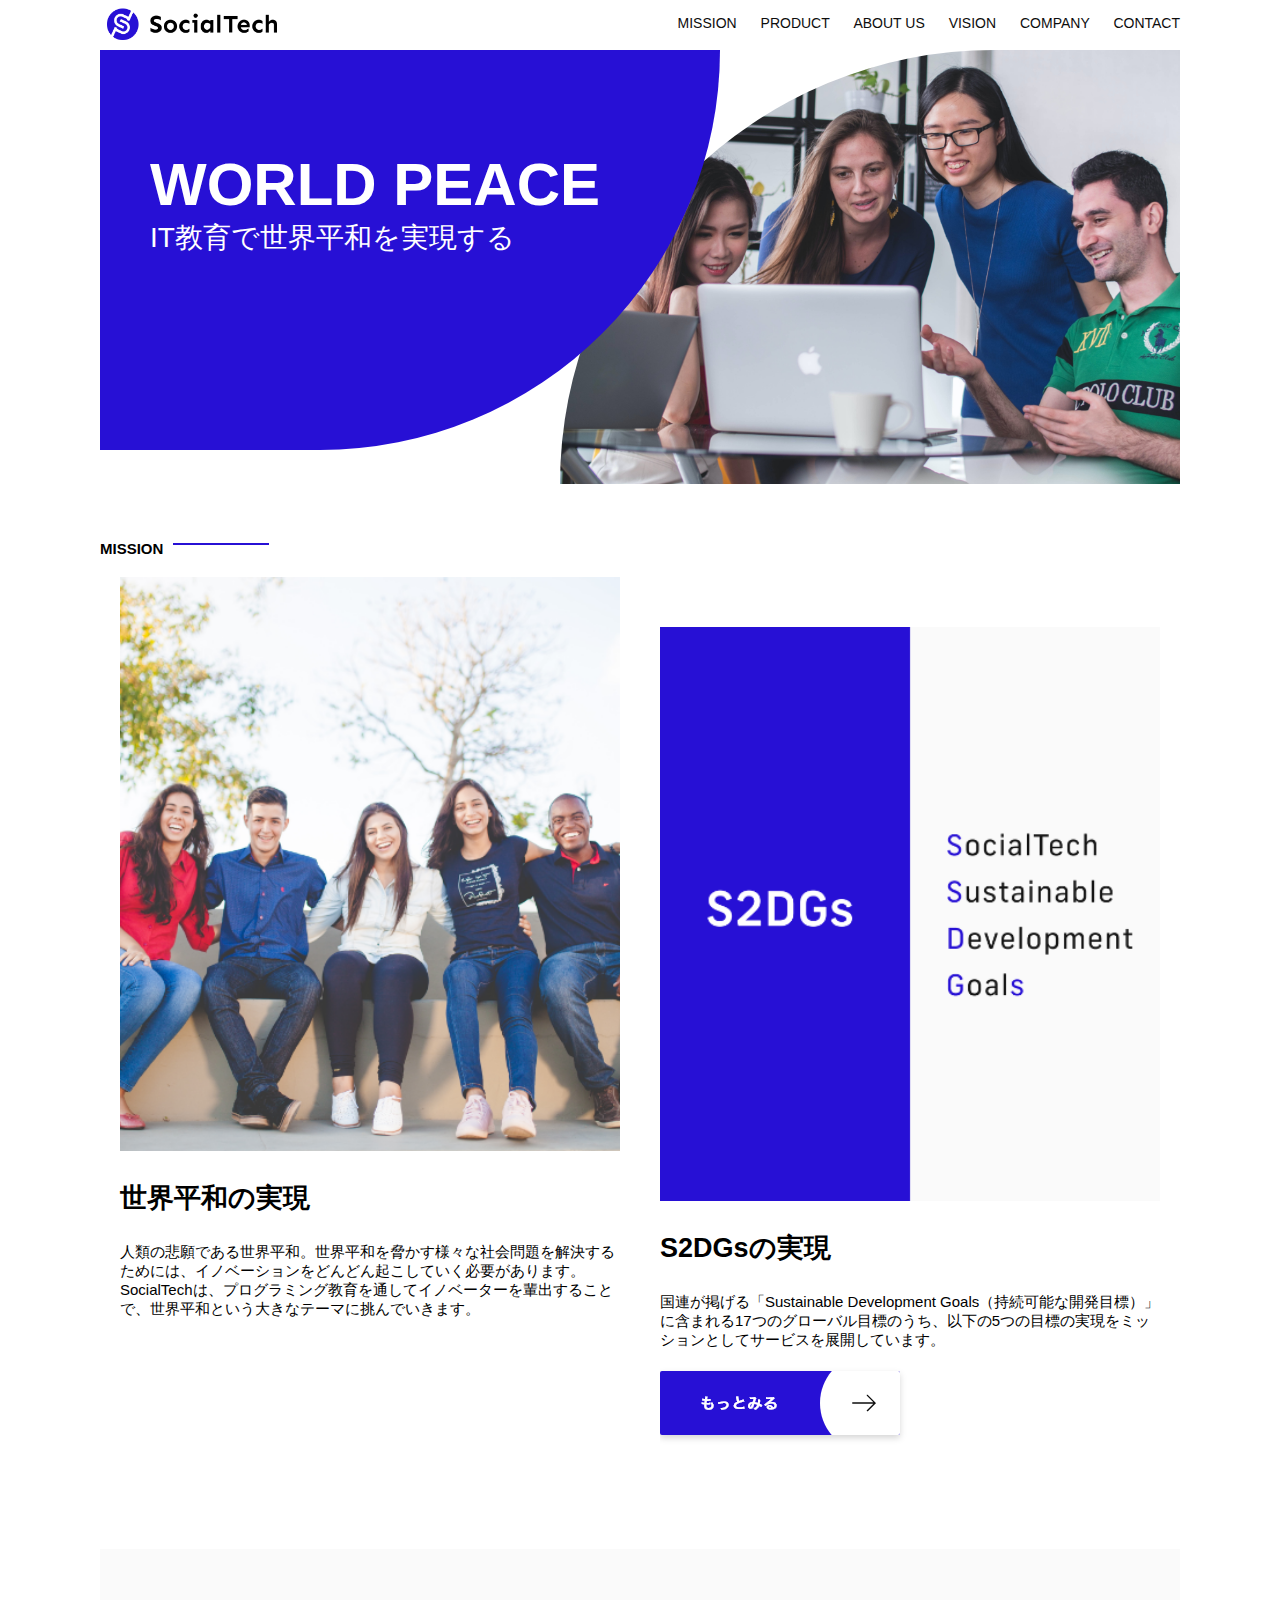
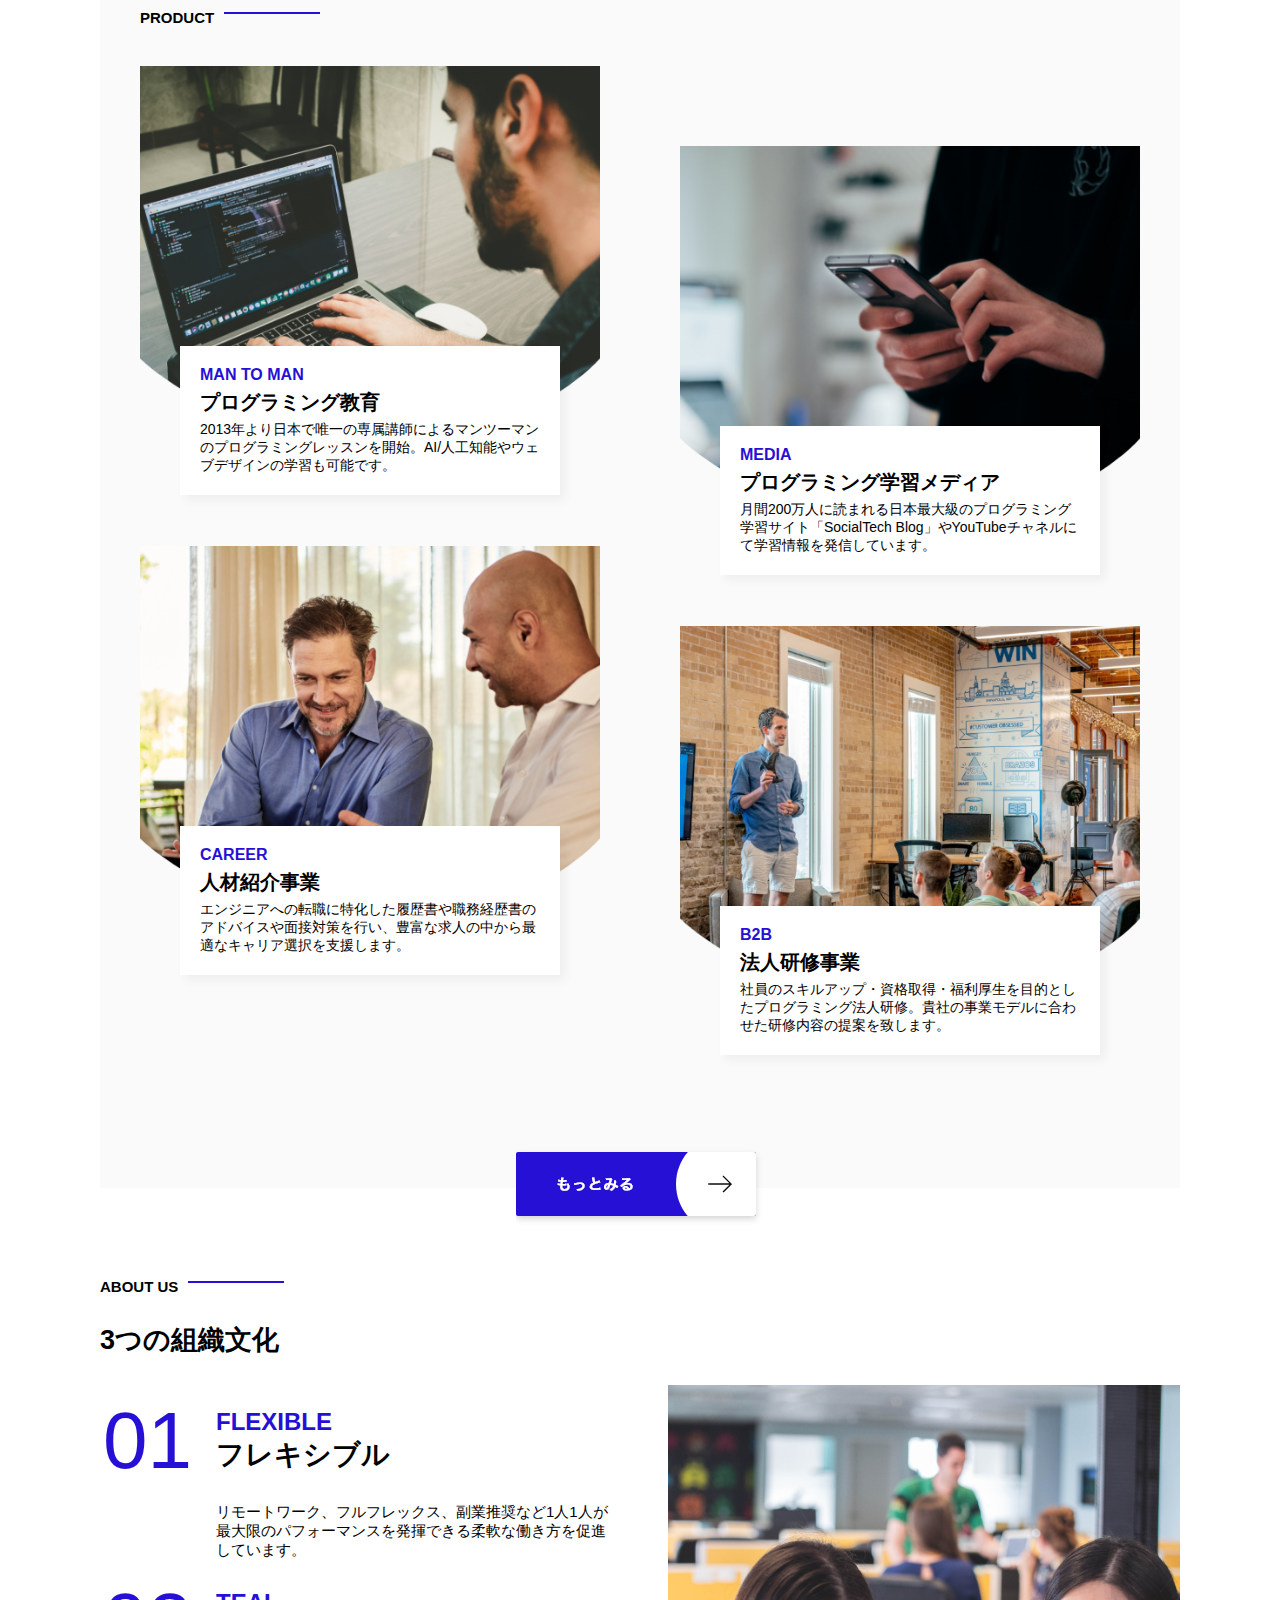
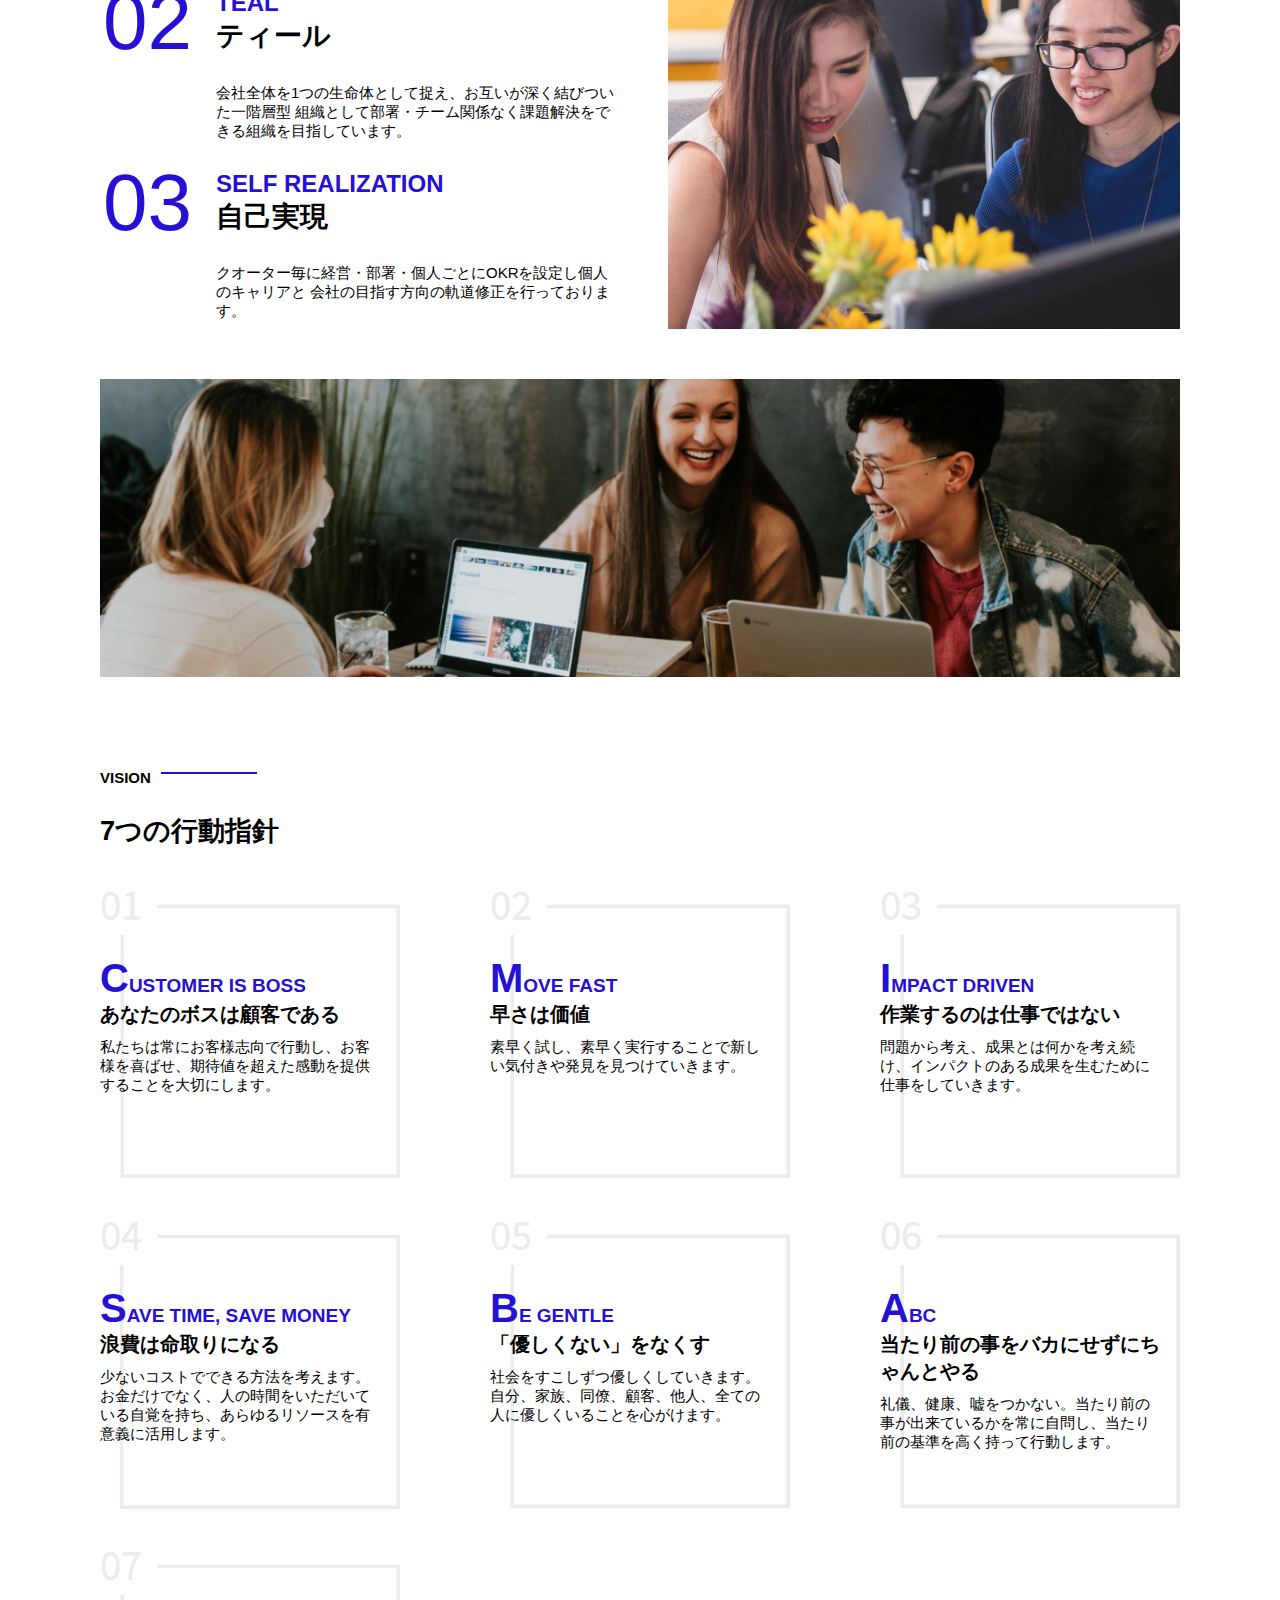
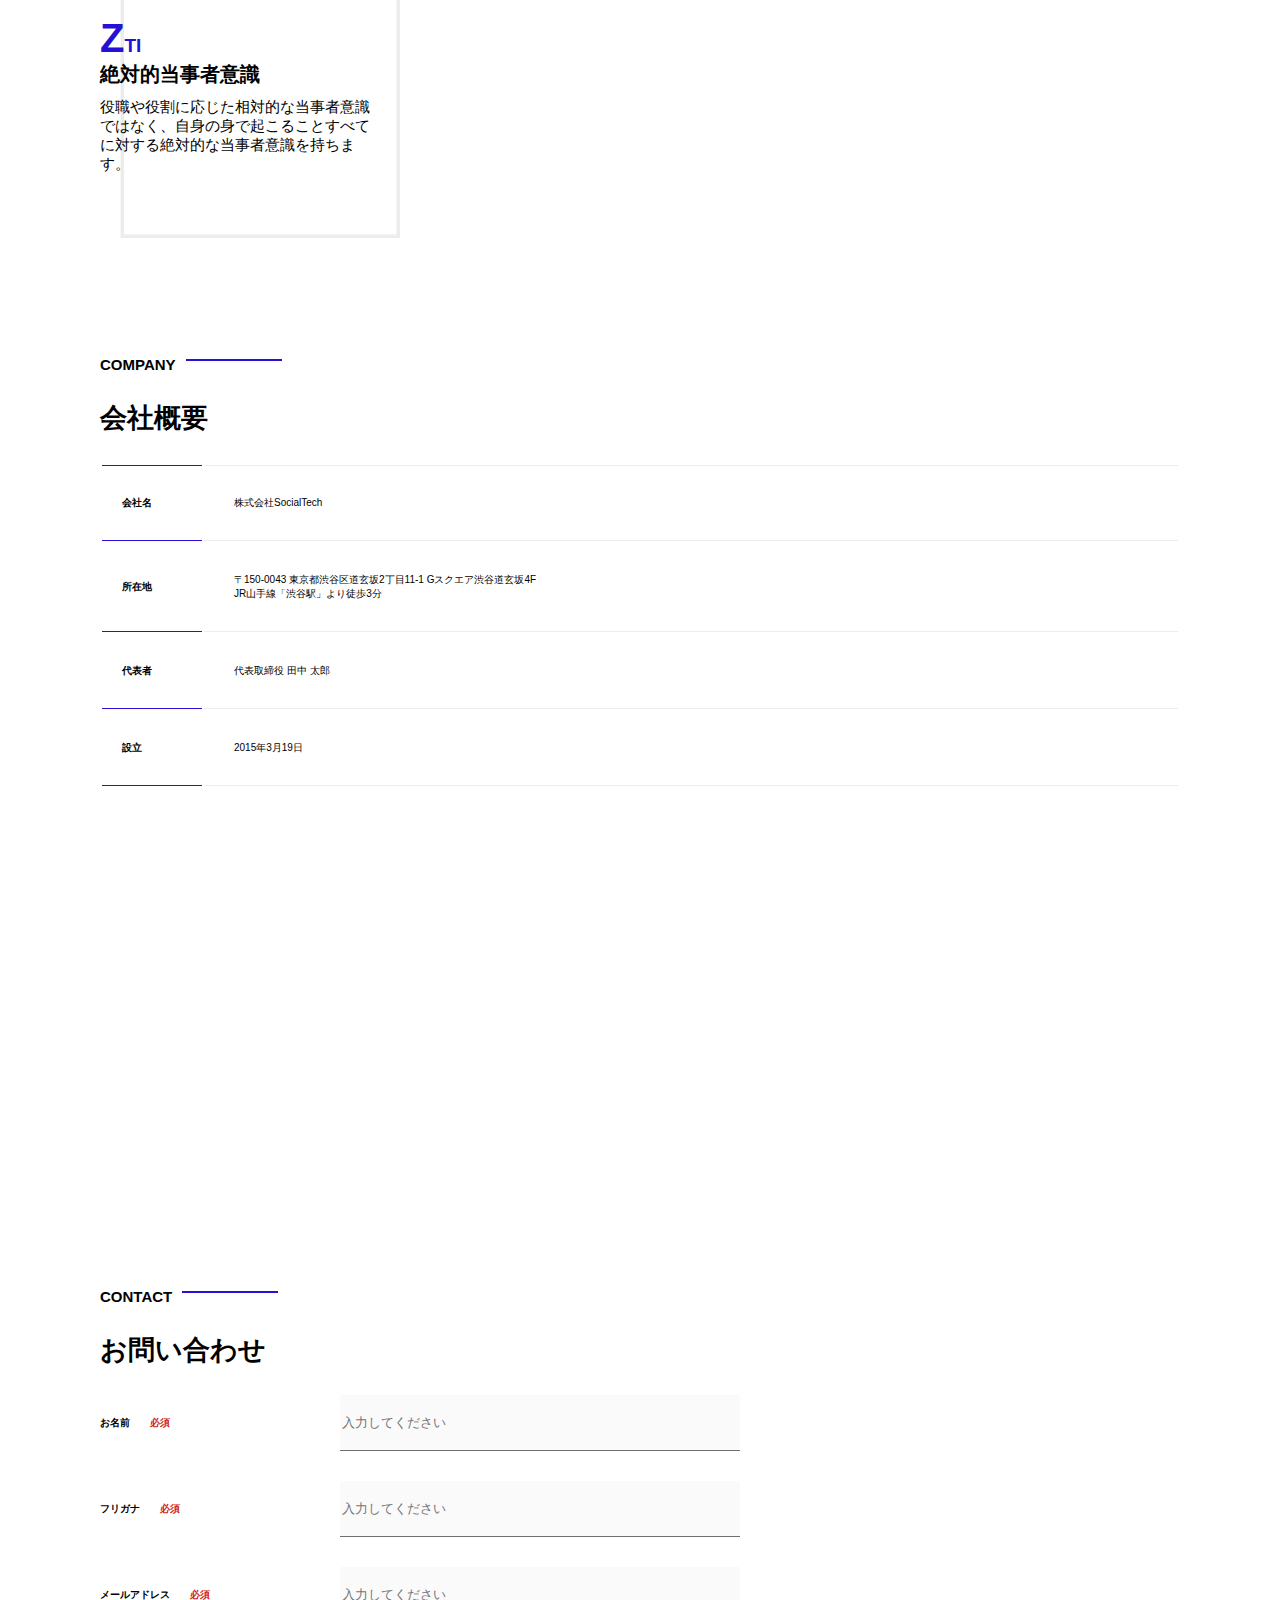
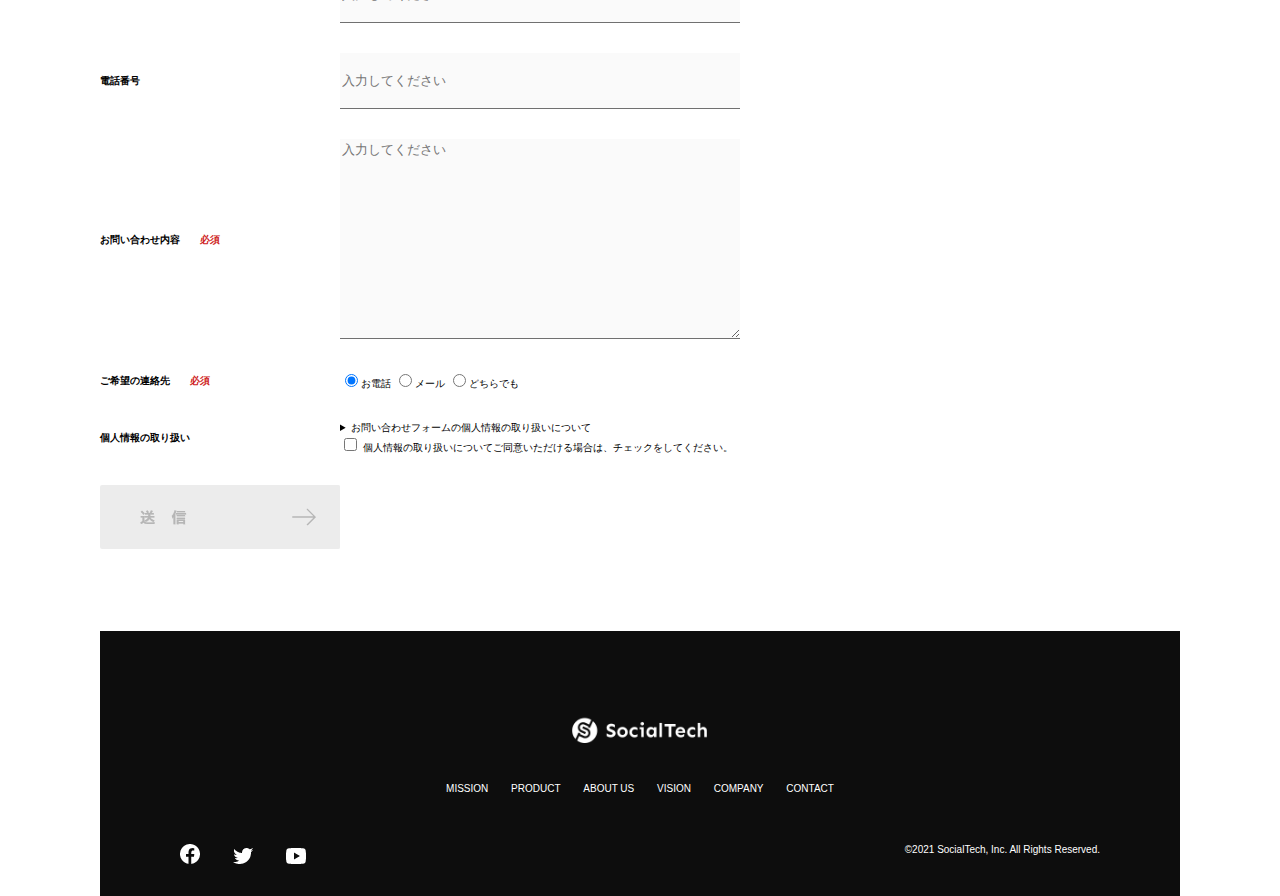
<file: index.html>
<!DOCTYPE html>
<html>

<head>
    <title>SocialTech </title>
    <meta charset="utf-8">
    <meta name="description" content="SocialTechはEdTech業界のリーディングカンパニーを目指します。">
    <meta name="viewport" content="width=device-width, initial-scale=1.0">
    <!-- Twitterカード -->
    <meta name="twitter:card" content="summary">
     <meta name="twitter:site" content="@2kcuBKHqtH36348">
     <meta property="og:url" content="https://yurinaaa-max.github.io/socialtech/">
     <meta property="og:title" content="SocialTech">
     <meta property="og:description" content="SocialTech">
     <meta property="og:image" content="https://yurinaaa-max.github.io/socialtech/images/logo.png">
    
    <link rel="stylesheet" href="style.css">
</head>

<body>
    <!-- ヘッダー -->
    <header>
        <!-- ロゴ -->
        <a href="index.html" id="logo"><img src="images/logo.png" alt="トップページに戻る"></a>

        <!-- PC用ナビゲーション -->
        <nav id="nav-pc">
            <a href="mission.html">MISSION</a>
            <a href="product.html">PRODUCT</a>
            <a href="index.html#aboutus">ABOUT US</a>
            <a href="index.html#vision">VISION</a>
            <a href="index.html#company">COMPANY</a>
            <a href="index.html#contact">CONTACT</a>
        </nav>

        <!-- スマホ用メニューボタン -->
        <img id="menu-sp" src="images/button-menu.png" alt="ナビゲーションを開く"
            onclick="document.getElementById('nav-sp').style.display = 'block'">

        <!-- スマホ用ナビゲーション -->
        <nav id="nav-sp">
            <img id="close" src="images/button-close.png" alt="ナビゲーションを閉じる"
                onclick="document.getElementById('nav-sp').style.display = 'none'">
            <a id="logo-sp" href="index.html" onclick="document.getElementById('nav-sp').style.display = 'none'"><img
                    src="images/logo-sp.png" alt="トップページに戻る"></a>
            <a class="menu" href="mission.html"
                onclick="document.getElementById('nav-sp').style.display = 'none'">MISSION</a>
            <a class="menu" href="product.html"
                onclick="document.getElementById('nav-sp').style.display = 'none'">PRODUCT</a>
            <a class="menu" href="index.html#aboutus"
                onclick="document.getElementById('nav-sp').style.display = 'none'">ABOUT US</a>
            <a class="menu" href="index.html#vision"
                onclick="document.getElementById('nav-sp').style.display = 'none'">VISION</a>
            <a class="menu" href="index.html#company"
                onclick="document.getElementById('nav-sp').style.display = 'none'">COMPANY</a>
            <a class="menu" href="index.html#contact"
                onclick="document.getElementById('nav-sp').style.display = 'none'">CONTACT</a>
            <div id="sns">
                <a href="https://www.facebook.com/sejuku2013"><img src="images/button-facebook.png"
                        alt="Facebookのリンク"></a>
                <a href="https://twitter.com/samuraijuku"><img src="images/button-twitter.png" alt="Twitterのリンク"></a>
                <a href="https://www.youtube.com/channel/UCCFOQO5aDK0xXam4cUQXT8g"><img src="images/button-youtube.png"
                        alt="YouTubeのリンク"></a>
            </div>
        </nav>
    </header>
    <main>
        <article>
            <!-- メインビジュアル -->
            <section id="main-visual">
                <div id="main-message">
                    <h1>WORLD PEACE</h1>
                    <p>IT教育で世界平和を実現する</p>
                </div>
                <img src="images/index/index-main.png" alt="PCの周りに集まる多国籍の仲間たち">
            </section>
            <section id="mission">
                <h2 class="index-h2">MISSION</h2>
                <div id="mission-flex">
                    <div>
                        <img id="mission-photo" src="images/index/index-mission.png" alt="屋外のベンチで写真を撮影する多国籍の仲間たち">
                        <h3>世界平和の実現</h3>
                        <p>
                            人類の悲願である世界平和。世界平和を脅かす様々な社会問題を解決するためには、イノベーションをどんどん起こしていく必要があります。SocialTechは、プログラミング教育を通してイノベーターを輩出することで、世界平和という大きなテーマに挑んでいきます。
                        </p>
                    </div>
                    <div>
                        <img id="s2dgs" src="images/index/s2dgs.png" alt="S2DGs">
                        <h3>S2DGsの実現</h3>
                        <p>国連が掲げる「Sustainable Development
                            Goals（持続可能な開発目標）」に含まれる17つのグローバル目標のうち、以下の5つの目標の実現をミッションとしてサービスを展開しています。</p>
                        <a href="mission.html">
                            <img src="images/button-more.png" alt="もっとみる">
                        </a>
                    </div>
                </div>
            </section>
            <!-- プロダクト -->
            <section id="product">
                <h2 class="index-h2">PRODUCT</h2>
                <div>
                    <div id="product-left">
                        <div>
                            <img class="product-photo" src="images/index/index-mantoman.png" alt="PCでコードを書く男性">
                            <div class="product-explain">
                                <span>MAN TO MAN</span>
                                <h3>プログラミング教育</h3>
                                <p>2013年より日本で唯一の専属講師によるマンツーマンのプログラミングレッスンを開始。AI/人工知能やウェブデザインの学習も可能です。</p>
                            </div>
                        </div>
                        <div>
                            <img class="product-photo" src="images/index/index-career.png" alt="笑顔で話し合う2人の男性">
                            <div class="product-explain">
                                <span>CAREER</span>
                                <h3>人材紹介事業</h3>
                                <p>エンジニアへの転職に特化した履歴書や職務経歴書のアドバイスや面接対策を行い、豊富な求人の中から最適なキャリア選択を支援します。</p>
                            </div>
                        </div>
                    </div>
                    <div id="product-right">
                        <div>
                            <img class="product-photo" src="images/index/index-media.png" alt="スマートフォンを操作する人">
                            <div class="product-explain">
                                <span>MEDIA</span>
                                <h3>プログラミング学習メディア</h3>
                                <p>月間200万人に読まれる日本最大級のプログラミング学習サイト「SocialTech
                                    Blog」やYouTubeチャネルにて学習情報を発信しています。</p>
                            </div>
                        </div>
                        <div>
                            <img class="product-photo" src="images/index/index-b2b.png" alt="講演中の男性とそれを聴く人々">
                            <div class="product-explain">
                                <span>B2B</span>
                                <h3>法人研修事業</h3>
                                <p>社員のスキルアップ・資格取得・福利厚生を目的としたプログラミング法人研修。貴社の事業モデルに合わせた研修内容の提案を致します。</p>
                            </div>
                        </div>
                    </div>
                </div>
                <div>
                    <a id="product-more" href="product.html">
                        <img src="images/button-more.png" alt="もっとみる">
                    </a>
                </div>
            </section>
            <!-- ABOUT US -->
            <section id="aboutus">
                <h2 class="index-h2">ABOUT US</h2>
                <h3>3つの組織文化</h3>
                <div>
                    <table class="culture-table">
                        <tr>
                            <td>
                                <span class="culture-num">01</span>
                            </td>
                            <td>
                                <span class="culture-en">FLEXIBLE</span>
                                <span class="culture-jp">フレキシブル</span>
                            </td>
                        </tr>
                        <tr>
                            <td>
                                <!--空のセル-->
                            </td>
                            <td>
                                <p class="culture-description">
                                    リモートワーク、フルフレックス、副業推奨など1人1人が最大限のパフォーマンスを発揮できる柔軟な働き方を促進しています。
                                </p>
                            </td>
                        </tr>
                        <tr>
                            <td>
                                <span class="culture-num">02</span>
                            </td>
                            <td>
                                <span class="culture-en">TEAL</span>
                                <span class="culture-jp">ティール</span>
                            </td>
                        </tr>
                        <tr>
                            <td>
                                <!--空のセル-->
                            </td>
                            <td>
                                <p class="culture-description">
                                    会社全体を1つの生命体として捉え、お互いが深く結びついた一階層型
                                    組織として部署・チーム関係なく課題解決をできる組織を目指しています。
                                </p>
                            </td>
                        </tr>
                        <tr>
                            <td>
                                <span class="culture-num">03</span>
                            </td>
                            <td>
                                <span class="culture-en">SELF REALIZATION</span>
                                <span class="culture-jp">自己実現</span>
                            </td>
                        </tr>
                        <tr>
                            <td>
                                <!--空のセル-->
                            </td>
                            <td>
                                <p class="culture-description">
                                    クオーター毎に経営・部署・個人ごとにOKRを設定し個人のキャリアと
                                    会社の目指す方向の軌道修正を行っております。
                                </p>
                            </td>
                        </tr>
                    </table>
                    <img class="culture-img" src="images/index/index-aboutus1.png" alt="笑顔で話し合う2人の女性">
                </div>
                <img class="culture-img2" src="images/index/index-aboutus2.png" alt="笑顔で話し合う3人の男女">
            </section>
            <!-- VISION -->
            <section id="vision">
                <h2 class="index-h2">VISION</h2>
                <h3>7つの行動指針</h3>
                <div>
                    <div class="vision-box">
                        <img src="images/index/vision-01.png" alt="01">
                        <span>
                            <h4>CUSTOMER IS BOSS</h4>
                            <h5>あなたのボスは顧客である</h5>
                            <p>私たちは常にお客様志向で行動し、お客様を喜ばせ、期待値を超えた感動を提供することを大切にします。</p>
                        </span>
                    </div>
                    <div class="vision-box">
                        <img src="images/index/vision-02.png" alt="02">
                        <span>
                            <h4>MOVE FAST</h4>
                            <h5>早さは価値</h5>
                            <p>素早く試し、素早く実行することで新しい気付きや発見を見つけていきます。</p>
                        </span>
                    </div>
                    <div class="vision-box">
                        <img src="images/index/vision-03.png" alt="03">
                        <span>
                            <h4>IMPACT DRIVEN</h4>
                            <h5>作業するのは仕事ではない</h5>
                            <p>問題から考え、成果とは何かを考え続け、インパクトのある成果を生むために仕事をしていきます。</p>
                        </span>
                    </div>
                    <div class="vision-box">
                        <img src="images/index//vision-04.png" alt="04">
                        <span>
                            <h4>SAVE TIME, SAVE MONEY</h4>
                            <h5>浪費は命取りになる</h5>
                            <p>少ないコストでできる方法を考えます。お金だけでなく、人の時間をいただいている自覚を持ち、あらゆるリソースを有意義に活用します。</p>
                        </span>

                    </div>
                    <div class="vision-box">
                        <img src="images/index/vision-05.png" alt="05">
                        <span>
                            <h4>BE GENTLE</h4>
                            <h5>「優しくない」をなくす</h5>
                            <p>社会をすこしずつ優しくしていきます。自分、家族、同僚、顧客、他人、全ての人に優しくいることを心がけます。</p>
                        </span>
                    </div>
                    <div class="vision-box">
                        <img src="images/index/vision-06.png" alt="06">
                        <span>
                            <h4>ABC</h4>
                            <h5>当たり前の事をバカにせずにちゃんとやる</h5>
                            <p>礼儀、健康、嘘をつかない。当たり前の事が出来ているかを常に自問し、当たり前の基準を高く持って行動します。</p>
                        </span>
                    </div>
                    <div class="vision-box">
                        <img src="images/index/vision-07.png" alt="07">
                        <span>
                            <h4>ZTI</h4>
                            <h5>絶対的当事者意識</h5>
                            <p>役職や役割に応じた相対的な当事者意識ではなく、自身の身で起こることすべてに対する絶対的な当事者意識を持ちます。</p>
                        </span>
                    </div>
                </div>
            </section>
            <!-- COMPANY -->
            <section id="company">
                <h2 class="index-h2">COMPANY</h2>
                <h3>会社概要</h3>
                <table id="company-table">
                    <tr>
                        <th class="tableheader-first">会社名</th>
                        <td class="cell-first">株式会社SocialTech</td>
                    </tr>
                    <tr>
                        <th class="tableheader">所在地</th>
                        <td class="cell">〒150-0043 東京都渋谷区道玄坂2丁目11-1 Gスクエア渋谷道玄坂4F<br>JR山手線「渋谷駅」より徒歩3分</td>
                    </tr>
                    <tr>
                        <th class="tableheader">代表者</th>
                        <td class="cell">代表取締役 田中 太郎</td>
                    </tr>
                    <tr>
                        <th class="tableheader">設立</th>
                        <td class="cell">2015年3月19日</td>
                    </tr>
                </table>
                <iframe
                    src="https://www.google.com/maps/embed?pb=!1m18!1m12!1m3!1d3241.7759544892483!2d139.69399665123464!3d35.65789123876098!2m3!1f0!2f0!3f0!3m2!1i1024!2i768!4f13.1!3m3!1m2!1s0x60188caa0042e8d1%3A0xba130bea826a7aa2!2z44CSMTUwLTAwNDMg5p2x5Lqs6YO95riL6LC35Yy66YGT546E5Z2C77yS5LiB55uu77yR77yR4oiS77yR!5e0!3m2!1sja!2sjp!4v1636872991912!5m2!1sja!2sjp"
                    style="border:0;" allowfullscreen="" loading="lazy">
                </iframe>
            </section>
            <!-- お問い合わせフォーム -->
            <section id="contact">
                <h2 class="index-h2">CONTACT</h2>
                <h3>お問い合わせ</h3>
                <!-- STATIC FORMSのフォームタグ -->
                <form action="https://api.staticforms.xyz/submit" method="post">
                    <input type="text" name="honeypot" style="display:none">
                    <!-- STATIC FORMSのアクセスキー -->
                    <input type="hidden" name="accessKey" value="31e0c1ab-367b-48df-87e6-477806e53850">
                    <!--メールのタイトル-->
                    <input type="hidden" name="subject" value="お問い合わせフォーム">
                    <!--送信先のメールアドレスをvalueに設定する-->
                    <input type="hidden" name="replyTo" value="">
                    <!--redirectToのURLは公開後ののURLへリンクする-->
                    <input type="hidden" name="redirectTo" value="http://127.0.0.1:5500/thanks.html">

                    <div>
                        <div class="contact-heading">
                            <label class="contact-label">お名前<span class="contact-span">必須</span></label>
                        </div>
                        <div>
                            <input type="text" name="name" placeholder="入力してください" class="contact-textbox">
                        </div>
                    </div>
                    <div>
                        <div class="contact-heading">
                            <label class="contact-label">フリガナ<span class="contact-span">必須</span></label>
                        </div>
                        <div>
                            <input type="text" name="hurigana" placeholder="入力してください" class="contact-textbox">
                        </div>
                    </div>
                    <div>
                        <div class="contact-heading">
                            <label class="contact-label">メールアドレス<span class="contact-span">必須</span></label>
                        </div>
                        <div>
                            <input type="text" name="email" placeholder="入力してください" class="contact-textbox">
                        </div>
                    </div>
                    <div>
                        <div class="contact-heading">
                            <label class="contact-label">電話番号</label>
                        </div>
                        <div>
                            <input type="text" name="tel" placeholder="入力してください" class="contact-textbox">
                        </div>
                    </div>
                    <div>
                        <div class="contact-heading">
                            <label class="contact-label">お問い合わせ内容<span class="contact-span">必須</span></label>
                        </div>
                        <div>
                            <textarea class="contact-textarea " placeholder="入力してください" name="message"></textarea>
                        </div>
                    </div>
                    <div>
                        <div class="contact-heading">
                            <label class="contact-label">ご希望の連絡先<span class="contact-span">必須</span></label>
                        </div>
                        <div>
                            <input class="radiobutton" type="radio" value="tel" name="contact"
                                checked><label>お電話</label>
                            <input class="radiobutton" type="radio" value="mail" name="contact"><label>メール</label>
                            <input class="radiobutton" type="radio" value="both" name="contact"><label>どちらでも</label>
                        </div>
                    </div>
                    <div>
                        <div class="contact-heading">
                            <label class="contact-label">個人情報の取り扱い</label>
                        </div>
                        <div>
                            <details>
                                <summary>お問い合わせフォームの個人情報の取り扱いについて</summary>
                                <div>
                                    <span>１．組織の名称又は氏名</span><br>
                                    株式会社SocialTech<br><br>
                                    <span>２．個人情報保護管理者（若しくはその代理人）の氏名又は職名、所属及び連絡先
                                        鈴木 一郎 コーポレート部</span><br>
                                    メールアドレス：support@socialtech.net<br>
                                    TEL：03-xxxx-xxxx<br>
                                    <span>３．個人情報の利用目的</span><br>
                                    ・本サービス及び本サービスに関連する情報の提供又はそれらに関する連絡のため<br>
                                    ・ユーザーの本人確認のため<br>
                                    ・当社サービスのご案内のため<br>
                                    ・当社の商品等の広告または宣伝（電子メールによるものを含むものとします。）<br><br>
                                    <span>４．個人情報の取り扱い業務の委託</span><br>
                                    個人情報の取扱業務の全部または一部を外部に業務委託する場合があります。<br>
                                    その際、弊社は、個人情報を適切に保護できる管理体制を敷き実行していることを条件として<br>
                                    委託先を厳選したうえで、機密保持契約を委託先と締結し、お客様の個人情報を厳密に管理させます。<br><br>
                                    <span>５．個人情報の開示等の請求</span><br>
                                    お客様は、弊社に対してご自身の個人情報の開示等（利用目的の通知、開示、内容の訂正・追加・削除、利用の停止または消去、第三者への提供の停止）に関して、当社問合わせ窓口に申し出ることができます。<br>
                                    その際、弊社はお客様ご本人を確認させていただいたうえで、合理的な期間内に対応いたします。<br><br>
                                    なお、個人情報に関する弊社問合わせ先は、次の通りです。<br><br>
                                    株式会社SocialTech　個人情報問合せ窓口<br>
                                    〒150-0043　東京都渋谷区道玄坂2丁目11-1 Ｇスクエア渋谷道玄坂 4F<br>
                                    メールアドレス：support@socialtech.net　TEL：03-xxxx-xxxx<br><br>
                                    <span>６．個人情報を提供されることの任意性について</span><br><br>
                                    お客様がご自身の個人情報を弊社に提供されるか否かは、お客様のご判断によりますが、もしご提供されない場合には、適切なサービスが提供できない場合がありますので予めご了承ください。
                                </div>
                            </details>
                            <input type="checkbox" name="agree">
                            <span>個人情報の取り扱いについてご同意いただける場合は、チェックをしてください。</span>
                        </div>
                    </div>
                    <input type="image" value="Submit" src="images/button-submit.png" alt="送信する">
                </form>
            </section>
        </article>
        <footer>
            <div id="footer-logo">
                <img src="images/logo-sp.png" alt="SocialTech">
            </div>
            <div id="footer-link">
                <a href="mission.html">MISSION</a>
                <a href="product.html">PRODUCT</a>
                <a href="index.html#aboutus">ABOUT US</a>
                <a href="index.html#vision">VISION</a>
                <a href="index.html#company">COMPANY</a>
                <a href="index.html#contact">CONTACT</a>
            </div>
            <div id="sns-footer">
                <a href="https://www.facebook.com/sejuku2013"><img src="images/button-facebook.png"
                        alt="Facebookのリンク"></a>
                <a href="https://twitter.com/samuraijuku"><img src="images/button-twitter.png" alt="Twitterのリンク"></a>
                <a href="https://www.youtube.com/channel/UCCFOQO5aDK0xXam4cUQXT8g"><img src="images/button-youtube.png"
                        alt="YouTubeのリンク"></a>
                <span id="copyright">&copy;2021 SocialTech, Inc. All Rights Reserved. </span>
            </div>
        </footer>
    </main>
</body>

</html>
</file>
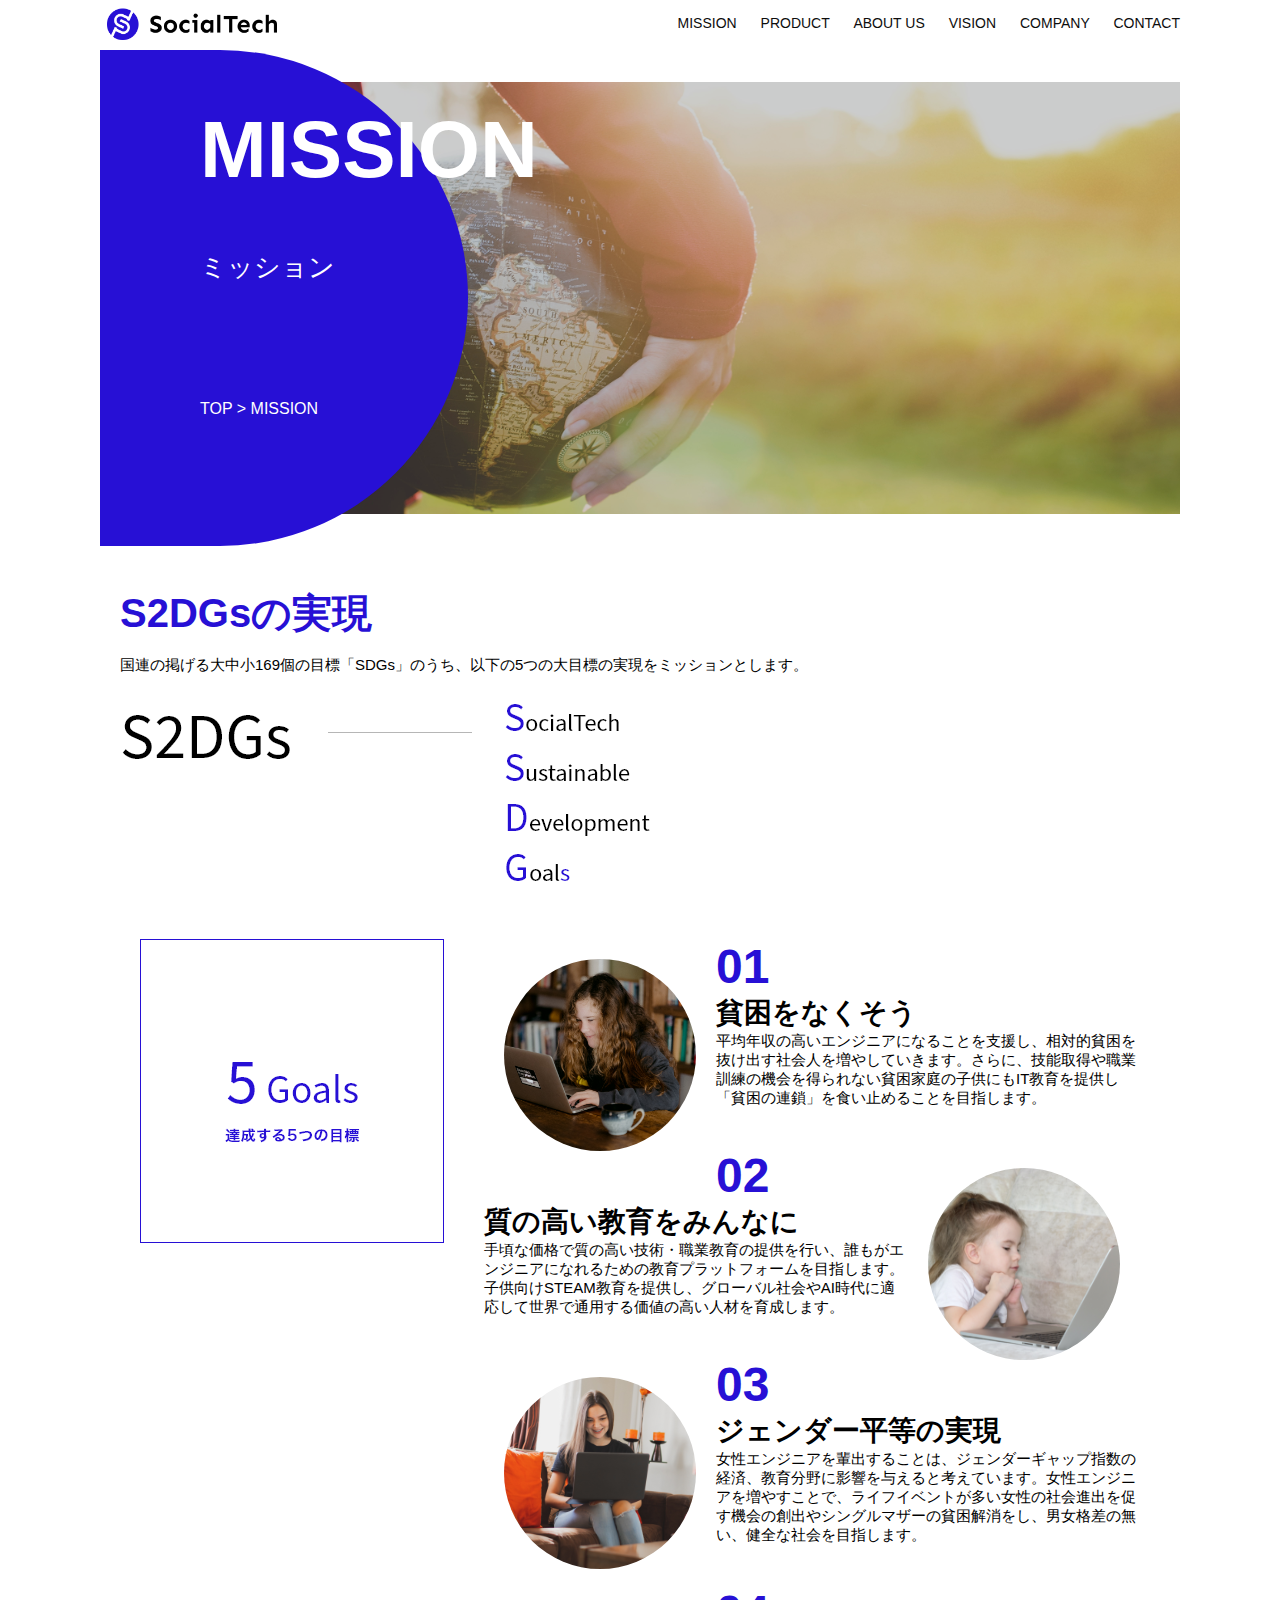
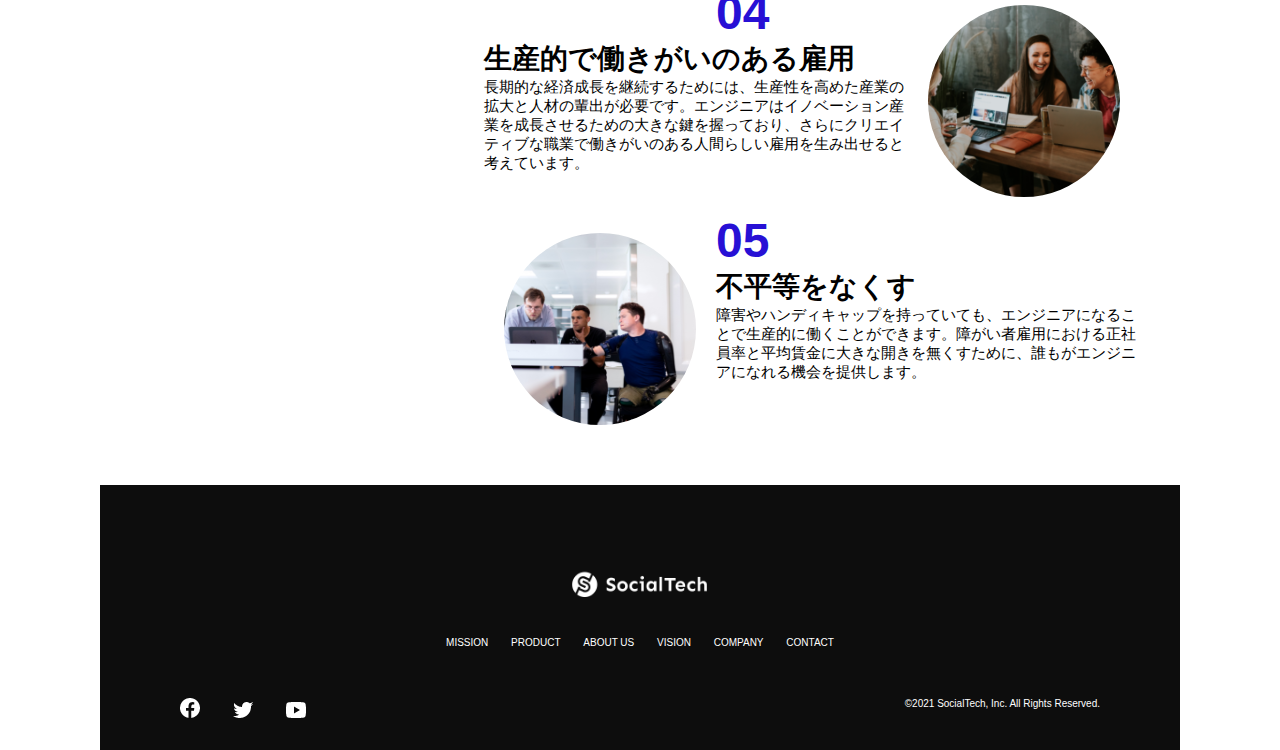
<file: mittion.html>
<!DOCTYPE html>
<html lang="ja">
<head>
  <meta charset="UTF-8">
  <meta http-equiv="X-UA-Compatible" content="IE=edge">
  <meta name="viewport" content="width=device-width, initial-scale=1.0">
  <title>Document</title>
  <link rel="stylesheet" href="style.css">
</head>
<body>
<!-- ヘッダー -->
<header>
  <!-- ロゴ -->
  <a href="index.html" id="logo"><img src="images/logo.png" alt="トップページに戻る"></a>

  <!-- PC用ナビゲーション -->
  <nav id="nav-pc">
      <a href="mission.html">MISSION</a>
      <a href="product.html">PRODUCT</a>
      <a href="index.html#aboutus">ABOUT US</a>
      <a href="index.html#vision">VISION</a>
      <a href="index.html#company">COMPANY</a>
      <a href="index.html#contact">CONTACT</a>
  </nav>

  <!-- スマホ用メニューボタン -->
  <img id="menu-sp" src="images/button-menu.png" alt="ナビゲーションを開く"
      onclick="document.getElementById('nav-sp').style.display = 'block'">

  <!-- スマホ用ナビゲーション -->
  <nav id="nav-sp">
      <img id="close" src="images/button-close.png" alt="ナビゲーションを閉じる"
          onclick="document.getElementById('nav-sp').style.display = 'none'">
      <a id="logo-sp" href="index.html" onclick="document.getElementById('nav-sp').style.display = 'none'"><img
              src="images/logo-sp.png" alt="トップページに戻る"></a>
      <a class="menu" href="mission.html"
          onclick="document.getElementById('nav-sp').style.display = 'none'">MISSION</a>
      <a class="menu" href="product.html"
          onclick="document.getElementById('nav-sp').style.display = 'none'">PRODUCT</a>
      <a class="menu" href="index.html#aboutus"
          onclick="document.getElementById('nav-sp').style.display = 'none'">ABOUT US</a>
      <a class="menu" href="index.html#vision"
          onclick="document.getElementById('nav-sp').style.display = 'none'">VISION</a>
      <a class="menu" href="index.html#company"
          onclick="document.getElementById('nav-sp').style.display = 'none'">COMPANY</a>
      <a class="menu" href="index.html#contact"
          onclick="document.getElementById('nav-sp').style.display = 'none'">CONTACT</a>
      <div id="sns">
          <a href="https://www.facebook.com/sejuku2013"><img src="images/button-facebook.png"
                  alt="Facebookのリンク"></a>
          <a href="https://twitter.com/samuraijuku"><img src="images/button-twitter.png" alt="Twitterのリンク"></a>
          <a href="https://www.youtube.com/channel/UCCFOQO5aDK0xXam4cUQXT8g"><img src="images/button-youtube.png"
                  alt="YouTubeのリンク"></a>
      </div>
  </nav>
</header>
<main>
  <article>
      <section id="mission-main">
          <div id="mission-title">
              <h1>MISSION</h1>
              <span>ミッション</span>
              <div>TOP > MISSION</div>
          </div>
      </section>
      <section id="mission-s2dgs">
          <h2 class="mission-h2">S2DGsの実現</h2>
          <p>国連の掲げる大中小169個の目標「SDGs」のうち、以下の5つの大目標の実現をミッションとします。</p>
          <img src="images/mission/mission-s2dgs.png" alt="S2DGs">
      </section>
      <section id="mission-5goals">
          <div><!-- a -->
              <img id="s2dgs-image" src="images/mission/mission-5goals.png" alt="5Goals">
          </div><!-- /a -->
          <div><!-- a -->
              <div><!-- b -->
                  <img class="fivegoals-image-left" src="images/mission/mission-5goals01.png" alt="PCを操作する女の子">
                  <span class="fivegoals-number">01</span>
                  <h3 class="fivegoals-h3">貧困をなくそう</h3>
                  <p class="fivegoals-p">
                      平均年収の高いエンジニアになることを支援し、相対的貧困を抜け出す社会人を増やしていきます。さらに、技能取得や職業訓練の機会を得られない貧困家庭の子供にもIT教育を提供し「貧困の連鎖」を食い止めることを目指します。
                  </p>
              </div><!-- /b -->
              <div><!-- b -->
                  <img class="fivegoals-image-right" src="images/mission/mission-5goals02.png"
                      alt="PCを見つめる小さい女の子">
                  <span class="fivegoals-number">02</span>
                  <h3 class="fivegoals-h3">質の高い教育をみんなに</h3>
                  <p class="fivegoals-p">
                      手頃な価格で質の高い技術・職業教育の提供を行い、誰もがエンジニアになれるための教育プラットフォームを目指します。子供向けSTEAM教育を提供し、グローバル社会やAI時代に適応して世界で通用する価値の高い人材を育成します。
                  </p>
              </div><!-- /b -->
              <div><!-- b -->
                  <img class="fivegoals-image-left" src="images/mission/mission-5goals03.png" alt="PCを操作する女性">

                  <span class="fivegoals-number">03</span>
                  <h3 class="fivegoals-h3">ジェンダー平等の実現</h3>
                  <p class="fivegoals-p">
                      女性エンジニアを輩出することは、ジェンダーギャップ指数の経済、教育分野に影響を与えると考えています。女性エンジニアを増やすことで、ライフイベントが多い女性の社会進出を促す機会の創出やシングルマザーの貧困解消をし、男女格差の無い、健全な社会を目指します。
                  </p>
              </div><!-- /b -->
              <div><!-- b -->
                  <img class="fivegoals-image-right" src="images/mission/mission-5goals04.png" alt="笑顔で話し合う3人の男女">
                  <span class="fivegoals-number">04</span>
                  <h3 class="fivegoals-h3">生産的で働きがいのある雇用</h3>
                  <p class="fivegoals-p">
                      長期的な経済成長を継続するためには、生産性を高めた産業の拡大と人材の輩出が必要です。エンジニアはイノベーション産業を成長させるための大きな鍵を握っており、さらにクリエイティブな職業で働きがいのある人間らしい雇用を生み出せると考えています。
                  </p>
              </div><!-- /b -->
              <div><!-- b -->
                  <img class="fivegoals-image-left" src="images/mission/mission-5goals05.png"
                      alt="障害を持つ男性が生き生きと働く様子">
                  <span class="fivegoals-number">05</span>
                  <h3 class="fivegoals-h3">不平等をなくす</h3>
                  <p class="fivegoals-p">
                      障害やハンディキャップを持っていても、エンジニアになることで生産的に働くことができます。障がい者雇用における正社員率と平均賃金に大きな開きを無くすために、誰もがエンジニアになれる機会を提供します。
                  </p>
              </div><!-- /b -->
          </div><!-- /a -->
      </section>
  </article>
  <footer>
      <div id="footer-logo">
          <img src="images/logo-sp.png" alt="SocialTech">
      </div>
      <div id="footer-link">
          <a href="mission.html">MISSION</a>
          <a href="product.html">PRODUCT</a>
          <a href="index.html#aboutus">ABOUT US</a>
          <a href="index.html#vision">VISION</a>
          <a href="index.html#company">COMPANY</a>
          <a href="index.html#contact">CONTACT</a>
      </div>
      <div id="sns-footer">
          <a href="https://www.facebook.com/sejuku2013"><img src="images/button-facebook.png"
                  alt="Facebookのリンク"></a>
          <a href="https://twitter.com/samuraijuku"><img src="images/button-twitter.png" alt="Twitterのリンク"></a>
          <a href="https://www.youtube.com/channel/UCCFOQO5aDK0xXam4cUQXT8g"><img src="images/button-youtube.png"
                  alt="YouTubeのリンク"></a>
          <span id="copyright">&copy;2021 SocialTech, Inc. All Rights Reserved. </span>
      </div>
  </footer>
</main>
</body>
</html>
</file>
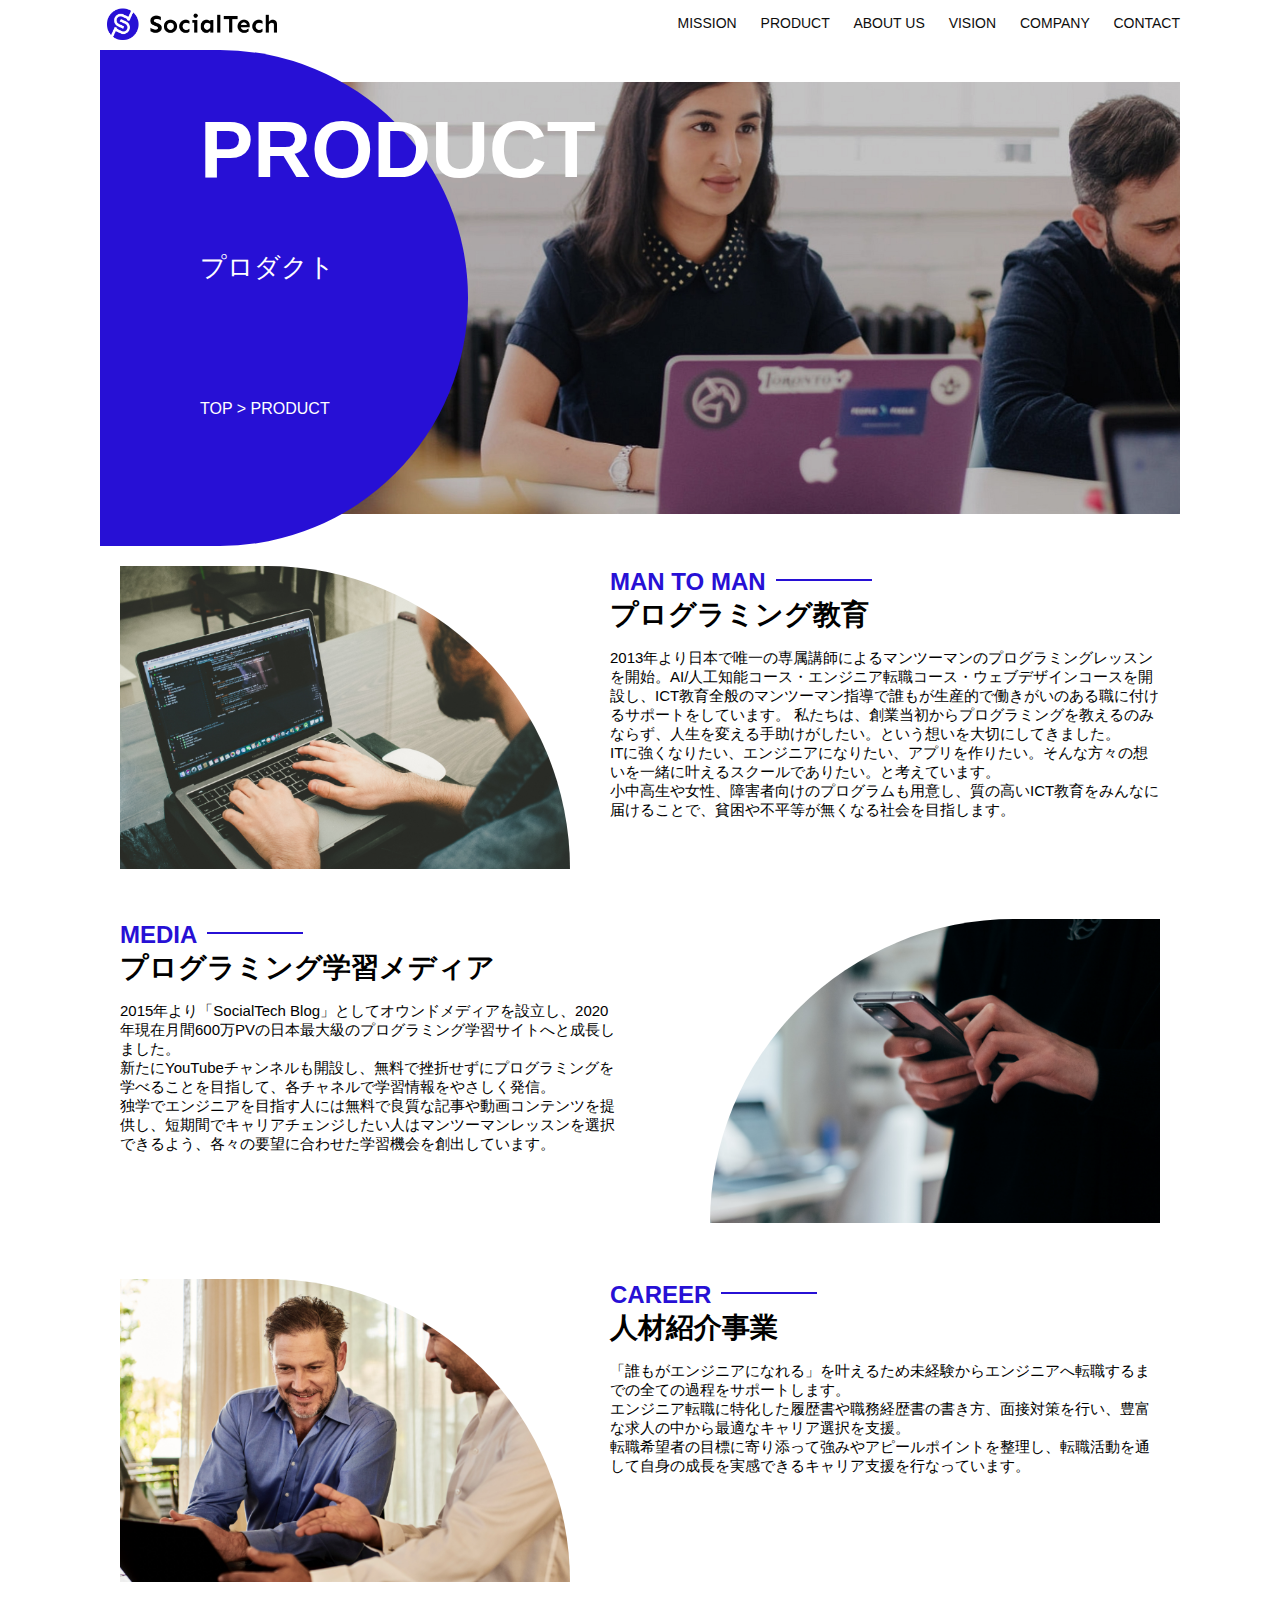
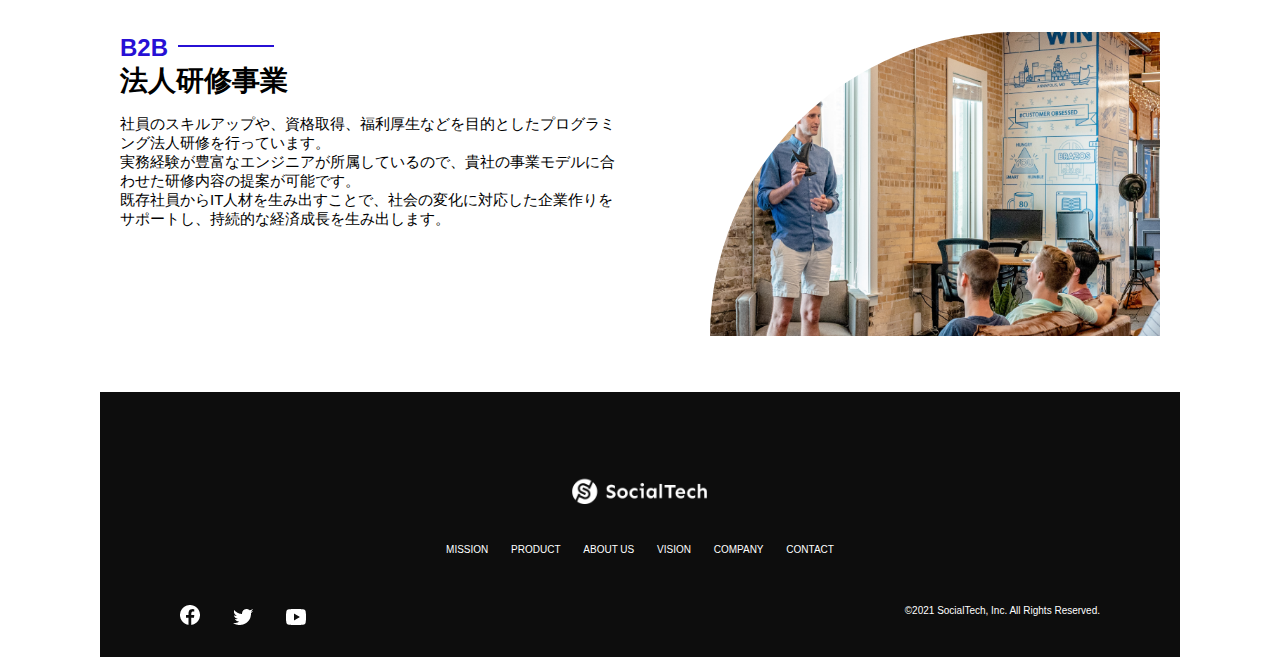
<file: product.html>
<!DOCTYPE html>
<html>

<head>
    <title>SocialTech -PRODUCT プロダクト- </title>
    <meta charset="utf-8">
    <meta name="description" content="SocialTechの4つのプロダクトを紹介します">
    <meta name="viewport" content="width=device-width, initial-scale=1.0">
    <link rel="stylesheet" href="style.css">
</head>

<body>
    <!-- ヘッダー -->
    <header>
        <!-- ロゴ -->
        <a href="index.html" id="logo"><img src="images/logo.png" alt="トップページに戻る"></a>

        <!-- PC用ナビゲーション -->
        <nav id="nav-pc">
            <a href="mission.html">MISSION</a>
            <a href="product.html">PRODUCT</a>
            <a href="index.html#aboutus">ABOUT US</a>
            <a href="index.html#vision">VISION</a>
            <a href="index.html#company">COMPANY</a>
            <a href="index.html#contact">CONTACT</a>
        </nav>

        <!-- スマホ用メニューボタン -->
        <img id="menu-sp" src="images/button-menu.png" alt="ナビゲーションを開く"
            onclick="document.getElementById('nav-sp').style.display = 'block'">

        <!-- スマホ用ナビゲーション -->
        <nav id="nav-sp">
            <img id="close" src="images/button-close.png" alt="ナビゲーションを閉じる"
                onclick="document.getElementById('nav-sp').style.display = 'none'">
            <a id="logo-sp" href="index.html" onclick="document.getElementById('nav-sp').style.display = 'none'"><img
                    src="images/logo-sp.png" alt="トップページに戻る"></a>
            <a class="menu" href="mission.html"
                onclick="document.getElementById('nav-sp').style.display = 'none'">MISSION</a>
            <a class="menu" href="product.html"
                onclick="document.getElementById('nav-sp').style.display = 'none'">PRODUCT</a>
            <a class="menu" href="index.html#aboutus"
                onclick="document.getElementById('nav-sp').style.display = 'none'">ABOUT US</a>
            <a class="menu" href="index.html#vision"
                onclick="document.getElementById('nav-sp').style.display = 'none'">VISION</a>
            <a class="menu" href="index.html#company"
                onclick="document.getElementById('nav-sp').style.display = 'none'">COMPANY</a>
            <a class="menu" href="index.html#contact"
                onclick="document.getElementById('nav-sp').style.display = 'none'">CONTACT</a>
            <div id="sns">
                <a href="https://www.facebook.com/sejuku2013"><img src="images/button-facebook.png"
                        alt="Facebookのリンク"></a>
                <a href="https://twitter.com/samuraijuku"><img src="images/button-twitter.png" alt="Twitterのリンク"></a>
                <a href="https://www.youtube.com/channel/UCCFOQO5aDK0xXam4cUQXT8g"><img src="images/button-youtube.png"
                        alt="YouTubeのリンク"></a>
            </div>
        </nav>
    </header>
    <main>
        <article>
            <section id="product-main">
                <div id="product-title">
                    <h1>PRODUCT</h1>
                    <span>プロダクト</span>
                    <div>TOP > PRODUCT</div>
                </div>
            </section>
            <section class="product-section1">
                <img src="images/product/product-mantoman.png" alt="PCでコードを書く男性">
                <div>
                    <h2 class="product-h2">MAN TO MAN</h2>
                    <h3 class="product-h3">プログラミング教育</h3>
                    <p>2013年より日本で唯一の専属講師によるマンツーマンのプログラミングレッスンを開始。AI/人工知能コース・エンジニア転職コース・ウェブデザインコースを開設し、ICT教育全般のマンツーマン指導で誰もが生産的で働きがいのある職に付けるサポートをしています。
                        私たちは、創業当初からプログラミングを教えるのみならず、人生を変える手助けがしたい。という想いを大切にしてきました。<br>ITに強くなりたい、エンジニアになりたい、アプリを作りたい。そんな方々の想いを一緒に叶えるスクールでありたい。と考えています。<br>小中高生や女性、障害者向けのプログラムも用意し、質の高いICT教育をみんなに届けることで、貧困や不平等が無くなる社会を目指します。
                    </p>
                </div>
            </section>
            <section class="product-section2">
                <div>
                    <h2 class="product-h2">MEDIA</h2>
                    <h3 class="product-h3">プログラミング学習メディア</h3>
                    <p>2015年より「SocialTech
                        Blog」としてオウンドメディアを設立し、2020年現在月間600万PVの日本最大級のプログラミング学習サイトへと成長しました。<br>新たにYouTubeチャンネルも開設し、無料で挫折せずにプログラミングを学べることを目指して、各チャネルで学習情報をやさしく発信。<br>独学でエンジニアを目指す人には無料で良質な記事や動画コンテンツを提供し、短期間でキャリアチェンジしたい人はマンツーマンレッスンを選択できるよう、各々の要望に合わせた学習機会を創出しています。
                    </p>
                </div>
                <img src="images/product/product-media.png" alt="スマートフォンを操作する人">
            </section>
            <section class="product-section1">
                <img src="images/product/product-career.png" alt="笑顔で話し合う2人の男性">
                <div>
                    <h2 class="product-h2">CAREER</h2>
                    <h3 class="product-h3">人材紹介事業</h3>
                    <p>「誰もがエンジニアになれる」を叶えるため未経験からエンジニアへ転職するまでの全ての過程をサポートします。<br>エンジニア転職に特化した履歴書や職務経歴書の書き方、面接対策を行い、豊富な求人の中から最適なキャリア選択を支援。<br>転職希望者の目標に寄り添って強みやアピールポイントを整理し、転職活動を通して自身の成長を実感できるキャリア支援を行なっています。<br>
                    </p>
                </div>
            </section>
            <section class="product-section2">
                <div>
                    <h2 class="product-h2">B2B</h2>
                    <h3 class="product-h3">法人研修事業</h3>
                    <p>社員のスキルアップや、資格取得、福利厚生などを目的としたプログラミング法人研修を行っています。<br>実務経験が豊富なエンジニアが所属しているので、貴社の事業モデルに合わせた研修内容の提案が可能です。<br>既存社員からIT人材を生み出すことで、社会の変化に対応した企業作りをサポートし、持続的な経済成長を生み出します。
                    </p>
                </div>
                <img src="images/product/product-b2b.png" alt="講演中の男性とそれを聴く人々">
            </section>
        </article>
        <footer>
            <div id="footer-logo">
                <img src="images/logo-sp.png" alt="SocialTech">
            </div>
            <div id="footer-link">
                <a href="mission.html">MISSION</a>
                <a href="product.html">PRODUCT</a>
                <a href="index.html#aboutus">ABOUT US</a>
                <a href="index.html#vision">VISION</a>
                <a href="index.html#company">COMPANY</a>
                <a href="index.html#contact">CONTACT</a>
            </div>
            <div id="sns-footer">
                <a href="https://www.facebook.com/sejuku2013"><img src="images/button-facebook.png"
                        alt="Facebookのリンク"></a>
                <a href="https://twitter.com/samuraijuku"><img src="images/button-twitter.png" alt="Twitterのリンク"></a>
                <a href="https://www.youtube.com/channel/UCCFOQO5aDK0xXam4cUQXT8g"><img src="images/button-youtube.png"
                        alt="YouTubeのリンク"></a>
                <span id="copyright">&copy;2021 SocialTech, Inc. All Rights Reserved. </span>
            </div>
        </footer>
    </main>
</body>

</html>
</file>
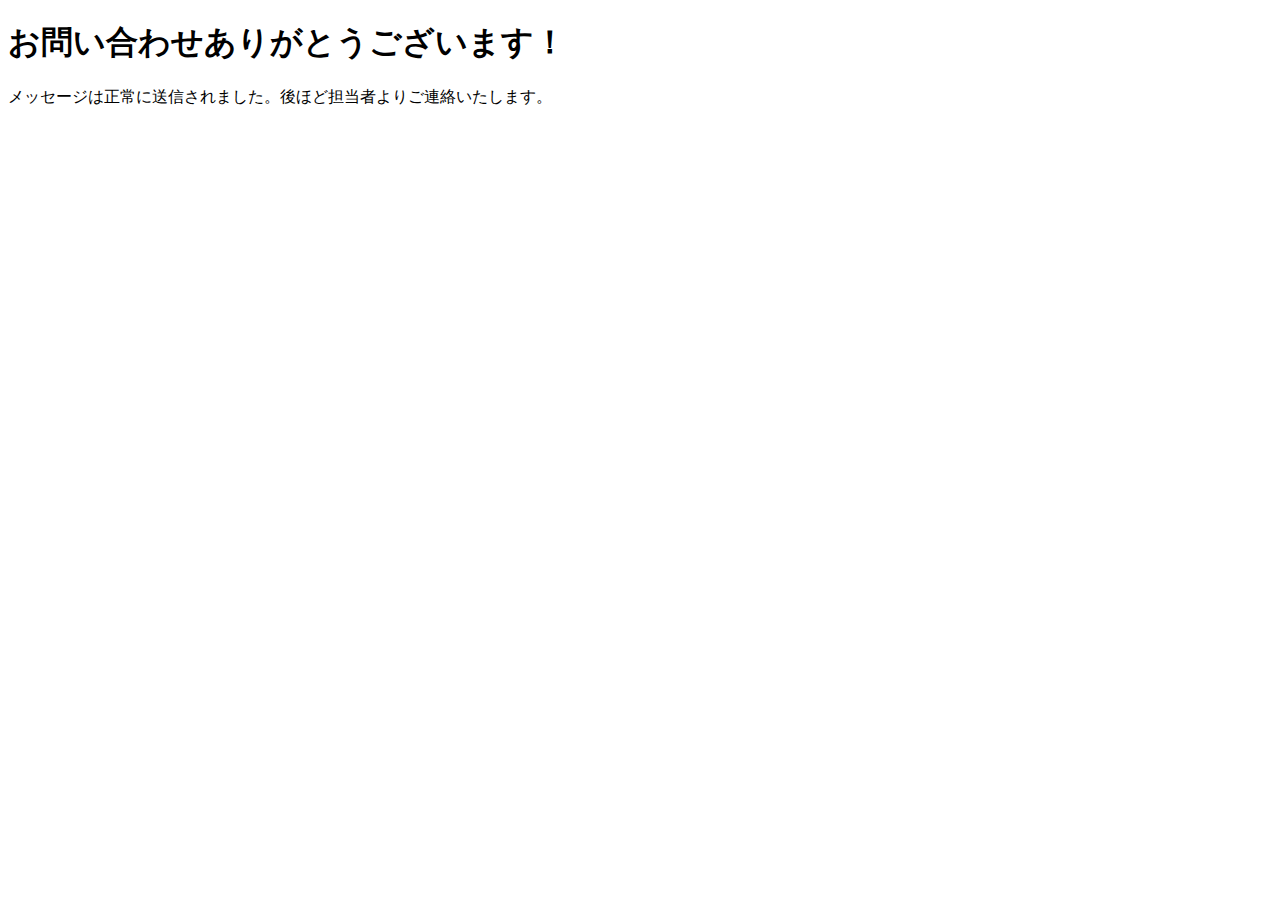
<file: thanks.html>
<!DOCTYPE html>
<html lang="ja">
<head>
    <meta charset="UTF-8">
    <meta name="viewport" content="width=device-width, initial-scale=1.0">
    <title>Thank You</title>
</head>
<body>
    <h1>お問い合わせありがとうございます！</h1>
    <p>メッセージは正常に送信されました。後ほど担当者よりご連絡いたします。</p>
</body>
</html>
</file>
<file: style.css>
*,
*:before,
*:after {
  -webkit-box-sizing: inherit;
  box-sizing: inherit;
}

html {
  -webkit-box-sizing: border-box;
  box-sizing: border-box;
  font-size: 62.5%;/*rem算出をしやすくするために*/
}
/* PC、スマホ共通スタイル */
body {
  font-family: "Source Sans Pro", "Hiragino Kaku Gothic ProN", Meiryo, Arial,
      sans-serif;
}

p {
  font-size: 15px;
}

.arrow-right {
  color: #2710d5;
}

#submit {
  margin-top: 50px;
}

/*================
PC用のスタイル
=================*/
@media screen and (min-width: 768px) {
  /* 横幅設定 */
  body {
      max-width: 1080px;
      min-width: 900px;
      margin: 0 auto 0 auto;
  }

  /* ヘッダー */
  header {
      display: flex;
      justify-content: space-between;
  }

  /* ナビゲーションのレイアウト */
  #nav-pc {
      font-size: 14px;
      padding-top: 15px;
  }

  /* ナビゲーションのリンクの装飾設定 */
  #nav-pc > a {
      text-decoration: none;
      margin-left: 20px;
  }
  #nav-pc > a:link {
      color: #0d0d0d;
  }
  #nav-pc > a:visited {
      color: #0d0d0d;
  }
  #nav-pc > a:hover {
      color: #0d0d0d;
      text-decoration: underline;
  }
  #nav-pc > a:active {
      color: #0d0d0d;
  }

  /* スマホ用ナビを非表示 */
  #nav-sp,
  #menu-sp {
      display: none;
  }

  /* メインビジュアル*/
  #main-visual {
      position: relative;
      height: 400px;
  }
  #main-message {
      position: absolute;
      top: 0;
      left: 0;
      background-color: #2710d5;
      color: #ffffff;
      border-radius: 0 0 476px 0;
      max-width: 620px;
      height: 100%;
      width: 100%;
      z-index: 11;
  }
  #main-message > h1 {
      font-size: 60px;
      font-weight: bold;
      margin: 100px 0 0 50px;
  }

  #main-message > p {
      font-size: 28px;
      margin: 0 0 0 50px;
  }
  #main-visual > img {
      max-width: 620px;
      border-radius: 476px 0 0 0;
      position: absolute;
      top: 0;
      right: 0;
      z-index: 10;
  }

  /*見出し*/
  h2 {
      margin: 40px 0 0 0;
  }

  h2::after {
      content: url("images/line.png");
      margin-left: 10px;
  }

  h3 {
      font-size: 27px;
  }

  /* ミッション */
  #mission {
      margin: 80px auto 80px auto;
      width: 100%;
  }

  #mission-flex {
      width: 100%;
      display: flex;
  }

  #mission-flex > div {
      width: 50%;
      margin: 20px;
  }

  #mission-photo {
      width: 100%;
  }

  #s2dgs {
      margin-top: 50px;
      width: 100%;
  }

  /* プロダクト */
  #product {
      background-color: #fafafa;
      margin: 80px 0 80px 0;
      padding: 10px 40px 0px 40px;
  }

  /* 外枠 */
  #product > div {
      margin-top: 40px;
      display: flex;
  }

  /* 左のカラム */
  #product-left {
      width: 50%;
      margin-right: 20px;
  }

  /* 右のカラム */
  #product-right {
      width: 50%;
      margin-left: 20px;
      margin-top: 80px;
  }

  /* 写真＋説明の枠 */
  #product-left > div {
      position: relative;
      height: 480px;
      margin-right: 20px;
  }
  #product-right > div {
      position: relative;
      height: 480px;
      margin-left: 20px;
  }

  /* 写真*/
  .product-photo {
      width: 100%;
  }

  /* 説明文の枠 */
  .product-explain {
      background-color: #ffffff;
      position: absolute;
      left: 0;
      top: 280px;
      margin: 0 40px 0 40px;
      padding: 20px;
      box-shadow: 5px 5px 10px rgba(0, 0, 0, 0.05);
  }

  /* 説明文の英語 */
  .product-explain > span {
      color: #2710d5;
      font-weight: bold;
      font-size: 16px;
      margin: 0px;
  }

  /* 説明文の見出し */
  .product-explain > h3 {
      font-size: 20px;
      margin: 5px 0 5px 0;
  }

  /* 説明文 */
  .product-explain > p {
      font-size: 14px;
      margin: 0;
  }

  /* もっと見るボタン */
  #product-more {
      margin: 0 auto -42px auto;
  }

  /* ABOUT US */
  #aboutus {
      margin: 80px auto 80px auto;
  }

  /* ３つの組織文化と写真を入れる枠 */
  #aboutus > div {
      display: flex;
  }

  /* 写真 */
  .culture-img {
      width: 100%;
      align-self: flex-start;
  }

  .culture-img2 {
      margin-top: 50px;
      width: 100%;
  }

  /* 3つの組織文化の表 */
  .culture-table {
      margin-right: 50px;
  }

  /* 番号 */
  .culture-num {
      font-size: 80px;
      color: #2710d5;
      margin: 0 20px 0 0;
  }

  /* 組織文化英語 */
  .culture-en {
      color: #2710d5;
      font-weight: bold;
      font-size: 24px;
      display: block;
  }

  /* 組織文化日本語 */
  .culture-jp {
      font-size: 28px;
      font-weight: bold;
  }

  /* 説明文 */
  .culture-description {
      margin: 0;
  }

  /* ビジョン */
  #vision {
      margin: 80px auto 80px auto;
  }

  /* セクション内の外枠*/
  #vision > div {
      width: 100%;
      display: flex;
      justify-content: space-between;
      flex-wrap: wrap;
  }

  /*7つの行動指針の枠*/
  .vision-box {
      width: 300px;
      height: 300px;
      margin-bottom: 30px;
      position: relative;
  }

  .vision-box > img {
      width: 100%;
      height: auto;
      position: absolute;
      top: 0;
      left: 0;
      z-index: 30;
  }

  .vision-box > span {
      position: absolute;
      top: 0;
      left: 0;
      z-index: 31;
      margin-right: 20px;
  }

  .vision-box > span > h4 {
      color: #2710d5;
      font-size: 19px;
      margin: 80px 0 0 0;
  }

  .vision-box > span > h4::first-letter {
      font-size: 40px;
  }

  .vision-box > span > h5 {
      font-size: 20px;
      margin: 0 0 0 0;
  }

  .vision-box > span > p {
      margin: 10px 0 0 0;
  }

  /*会社概要*/
  #company {
      margin: 80px auto 80px auto;
  }

  #company-table {
      width: 100%;
  }

  .tableheader {
      text-align: left;
      padding: 20px;
      border-bottom-color: #2710d5;
      border-bottom-width: 1px;
      border-bottom-style: solid;
      width: 100px;
  }

  .tableheader-first {
      text-align: left;
      padding: 20px;
      border-bottom-color: #2710d5;
      border-bottom-width: 1px;
      border-bottom-style: solid;
      border-top-color: #2710d5;
      border-top-width: 1px;
      border-top-style: solid;
      width: 100px;
  }

  .cell {
      padding: 30px;
      border-bottom-color: #ececec;
      border-bottom-width: 1px;
      border-bottom-style: solid;
  }
  .cell-first {
      padding: 30px;
      border-bottom-color: #ececec;
      border-bottom-width: 1px;
      border-bottom-style: solid;
      border-top-color: #ececec;
      border-top-width: 1px;
      border-top-style: solid;
  }

  #company > iframe {
      width: 100%;
      height: 368px;
      margin-top: 40px;
  }

  /* お問い合わせ */
  #contact {
      margin: 80px auto 80px auto;
  }

  /* 外枠 */
  #contact > form > div {
      display: flex;
      flex-direction: row;
      flex-wrap: wrap;
      padding-bottom: 30px;
  }

  /* 左列　見出し */
  .contact-heading {
      width: 240px;
      align-self: center;
  }
  /* 見出しのラベル */
  .contact-label {
      font-weight: bold;
  }
  /* 必須 */
  .contact-span {
      color: #ce2222;
      margin: 0 0 0 20px;
      font-weight: bold;
  }
  /* テキストボックス */
  .contact-textbox {
      border-top: 0px;
      border-left: 0px;
      border-right: 0px;
      border-bottom-width: 1px;
      border-bottom-color: #707070;
      border-style: solid;
      background-color: #fafafa;
      height: 56px;
      width: 400px;
  }

  /* お問い合わせ内容のテキストエリア */
  .contact-textarea {
      border-top: 0px;
      border-left: 0px;
      border-right: 0px;
      border-bottom-width: 1px;
      border-bottom-color: #707070;
      background-color: #fafafa;
      width: 400px;
      height: 200px;
  }

  /* 個人情報の取り扱い */
  details {
      width: 700px;
  }
  details > div {
      background-color: #fafafa;
      padding: 20px;
  }

  details > div > span {
      font-weight: bold;
  }

  /* フッター */
  footer {
      background-color: #0d0d0d;
      text-align: center;
      padding: 80px 80px 30px 80px;
  }

  #footer-logo {
      margin-bottom: 30px;
  }

  #footer-link {
      margin-bottom: 50px;
  }
  #footer-link > a {
      text-decoration: none;
      margin: 10px;
  }
  #footer-link > a:link {
      color: #ffffff;
  }
  #footer-link > a:visited {
      color: #ffffff;
  }
  #footer-link > a:hover {
      color: #ffffff;
      text-decoration: underline;
  }
  #footer-link > a:active {
      color: #ffffff;
  }

  #sns-footer {
      text-align: left;
      width: 100%;
  }
  #sns-footer > a {
      margin-right: 30px;
  }

  #copyright {
      color: #ffffff;
      float: right;
  }

  /* mission.html用スタイル */
  /* ミッションのメインビジュアル */
  #mission-main {
      height: 496px;
      width: 100%;
      background-image: url("images/mission/mission-main.png");
      background-repeat: no-repeat;
      background-position-y: center;
  }

  #mission-title {
      background-color: #2710d5;
      width: 368px;
      color: #ffffff;
      height: 496px;
      border-radius: 0 248px 248px 0;
      position: relative;
  }
  #mission-title > h1 {
      position: absolute;
      top: 0;
      left: 100px;
      font-size: 80px;
  }

  #mission-title > span {
      position: absolute;
      top: 200px;
      left: 100px;
      font-size: 26px;
  }

  #mission-title > div {
      position: absolute;
      top: 350px;
      left: 100px;
      font-size: 16px;
  }

  #mission-s2dgs {
      width: 100%;
      margin: 20px;
  }

  .mission-h2 {
      color: #2710d5;
      font-size: 40px;
  }

  .mission-h2::after {
      content: none;
  }

  #mission-5goals {
      margin: 20px;
      display: flex;
  }
  #mission-5goals > div {
      flex-grow: 1;
      padding: 20px;
  }

  #mission-5goals > div > div {
      margin-bottom: 40px;
  }

  .fivegoals-image-right {
      float: right;
      margin: 20px;
  }

  .fivegoals-image-left {
      float: left;
      margin: 20px;
  }

  .fivegoals-number {
      color: #2710d5;
      font-size: 48px;
      font-weight: bold;
      margin: 0;
  }

  .fivegoals-h3 {
      font-size: 28px;
      margin: 0;
  }
  .fivegoals-p {
      margin: 0;
  }

  /* プロダクトページ */
  #product-main {
      height: 496px;
      width: 100%;
      background-image: url("images/product/product-main.png");
      background-repeat: no-repeat;
      background-position-y: center;
  }

  #product-title {
      background-color: #2710d5;
      width: 368px;
      color: #ffffff;
      height: 496px;
      border-radius: 0 248px 248px 0;
      position: relative;
  }
  #product-title > h1 {
      position: absolute;
      top: 0;
      left: 100px;
      font-size: 80px;
  }

  #product-title > span {
      position: absolute;
      top: 200px;
      left: 100px;
      font-size: 26px;
  }

  #product-title > div {
      position: absolute;
      top: 350px;
      left: 100px;
      font-size: 16px;
  }

  /* セクション1   */
  .product-section1 {
    display: flex;
    margin: 20px;
  }

  .product-section1 > img {
      border-radius: 0 432px 0 0;
      margin: 0 40px 30px 0;
      aspect-ratio: 450/303;
      object-fit: cover;
      width: 450px;
  }

  .product-section1 > div {
      width: calc(500px/1010*100%);
  }


    /* セクション1 
    .product-section1 {
    position: relative;
    margin: 20px;
    height: 340px;
}

.product-section1 > img {
    position: absolute;
    top: 0;
    left: 0;
    width: 450px;
    margin: 0 40px 30px 0;
    border-radius: 0 432px 0 0;
}

.product-section1 > div {
    position: absolute;
    top: 0;
    left: 480px;
}
*/


  /*セクション２*/

  .product-section2 {
      position: relative;
      margin: 20px;
      height: 340px;
  }

  .product-section2 > img {
      position: absolute;
      top: 0;
      right: 0;
      width: 450px;
      margin: 0 0 30px 40px;
      border-radius: 432px 0 0 0;
  }

  .product-section2 > div {
      width: 500px;
      position: absolute;
      top: 0;
      left: 0;
  }

  .product-h2 {
      color: #2710d5;
      font-size: 24px;
      margin: 0;
  }

  .product-h3 {
      font-size: 28px;
      margin: 0;
  }
}

/*====================
スマートフォン用のスタイル
=====================*/
@media screen and (max-width: 767px) {
  body {
      min-width: 375px;
      margin: 0;
  }

  /* PC用ナビゲーション非表示 */
  #nav-pc {
      display: none;
  }

  /* ハンバーガーメニュー */
  #menu-sp {
      float: right;
      padding: 0;
  }

  /* スマホ用ナビゲーションの表示切替*/
  /* 初期状態、レイアウトと非表示設定 */
  #nav-sp {
      background-color: #2710d5;
      position: absolute;
      left: 0;
      top: 0;
      height: 100%;
      width: 100%;
      display: none;
      z-index: 100;
  }

  /* ×ボタン */
  #close {
      position: absolute;
      top: 20px;
      right: 20px;
  }

  /* ナビゲーションメニュー用ロゴ */
  #logo-sp {
      margin: 80px 0 30px 20px;
  }

  /* ナビゲーションのリンクの装飾設定 */
  #nav-sp > a {
      display: block;
  }

  #nav-sp > a:link {
      color: #ffffff;
  }
  #nav-sp > a:visited {
      color: #ffffff;
  }
  #nav-sp > a:hover {
      color: #ffffff;
      text-decoration: underline;
  }
  #nav-sp > a:active {
      color: #ffffff;
  }

  #nav-sp > .menu {
      text-decoration: none;
      display: block;
      margin: 0 20px 0 20px;
      height: 44px;
      font-size: 16px;
      background-image: url("images/arrow.png");
      background-repeat: no-repeat;
      background-position: right top;
  }

  #sns {
      position: absolute;
      bottom: 20px;
      left: 20px;
  }
  #sns > a {
      margin-right: 30px;
  }

  /* メインビジュアル */
  #main-visual {
      position: relative;
      height: 470px;
      width: 100%;
      overflow: hidden;
  }
  #main-visual > div {
      position: absolute;
      top: 0;
      left: 0;
      background-color: #2710d5;
      color: white;
      border-radius: 0 0 476px 0;
      text-align: center;
      height: 280px;
      width: 100%;
      z-index: 11;
  }
  #main-visual > div > h1 {
      font-size: 28px;
      margin: 90px 0 0 0;
  }

  #main-visual > div > p {
      margin: 0;
  }

  #main-visual > img {
      width: 100%;
      border-radius: 476px 0 0 0;

      z-index: 10;
      position: absolute;
      bottom: 0;
      right: 0;
  }

  /*見出し*/
  h2::after {
      content: url("images/line.png");
      margin-left: 10px;
  }

  h3 {
      font-size: 24px;
      margin: 10px 0 0 0;
  }

  /* ミッション */
  #mission {
      margin: 20px;
  }

  #mission-photo {
      width: 100%;
  }

  #s2dgs {
      width: 100%;
  }

  /* プロダクト */
  #product {
      background-color: #fafafa;
      padding-top: 10px;
  }

  #product h2 {
      margin-left: 20px;
  }
  /* 外枠 */
  /* 左右のカラム　スマホでは縦並び */
  #product-left,
  #product-right {
      margin-right: 20px;
      margin-left: 20px;
  }

  /* 写真＋説明の枠 */
  #product-left > div,
  #product-right > div {
      position: relative;
      height: 540px;
  }

  /* 説明文の枠 */
  .product-explain {
      background-color: #ffffff;
      position: absolute;
      left: 0;
      bottom: 50px;
      padding: 20px;
      box-shadow: 5px 5px 10px rgba(0, 0, 0, 0.05);
  }

  .product-explain > span {
      color: #2710d5;
      font-weight: bold;
      font-size: 16px;
      margin: 0px;
  }

  .product-explain > h3 {
      margin: 10px 0 10px 0;
  }

  /* 写真*/
  .product-photo {
      width: 100%;
  }

  #product-more > img {
      margin: 0 0 -42px 20px;
  }

  /* ABOUT US */
  #aboutus {
      margin: 80px 20px 80px 20px;
  }

  #aboutus > div {
      display: flex;
      flex-direction: column;
  }

  .culture-table {
      width: 100%;
      padding-right: 20px;
      order: 2;
  }

  .culture-img {
      width: 100%;
      order: 1;
  }

  .culture-img2 {
      width: 100%;
  }
  .culture-num {
      font-size: 80px;
      color: #2710d5;
  }

  .culture-en {
      color: #2710d5;
      font-weight: bold;
      font-size: 24px;
      display: block;
  }

  .culture-jp {
      display: block;
  }

  .culture-description {
      margin: 0;
  }

  /* ビジョン */
  #vision {
      margin: 80px 20px 80px 20px;
  }

  .vision-box {
      width: 300px;
      height: 300px;
      margin-bottom: 30px;
      position: relative;
  }

  .vision-box > img {
      width: 100%;
      height: auto;
      position: absolute;
      top: 0;
      left: 0;
      z-index: 30;
  }

  .vision-box > span {
      position: absolute;
      top: 0;
      left: 0;
      z-index: 31;
      margin-right: 20px;
  }

  .vision-box > span > h4 {
      color: #2710d5;
      font-size: 19px;
      margin: 60px 0 0 0;
  }

  .vision-box > span > h5 {
      font-size: 20px;
      margin: 0 0 0 0;
  }
  .vision-box > span > p {
      margin: 10px 0 0 0;
  }

  /*会社概要*/
  #company {
      margin: 0 20px 0 20px;
  }

  #company > h3 {
      margin-bottom: 20px;
  }

  #company-table {
      width: 100%;
  }

  .tableheader-first {
      text-align: left;
      padding: 20px;
      border-bottom-color: #2710d5;
      border-bottom-width: 1px;
      border-bottom-style: solid;
      border-top-color: #2710d5;
      border-top-width: 1px;
      border-top-style: solid;
      width: 50px;
  }
  .tableheader {
      text-align: left;
      padding: 20px;
      border-bottom-color: #2710d5;
      border-bottom-width: 1px;
      border-bottom-style: solid;
      width: 50px;
  }

  .cell-first {
      padding: 20px;
      border-bottom-color: #ececec;
      border-bottom-width: 1px;
      border-bottom-style: solid;
      border-top-color: #ececec;
      border-top-width: 1px;
      border-top-style: solid;
  }
  .cell {
      padding: 20px;
      border-bottom-color: #ececec;
      border-bottom-width: 1px;
      border-bottom-style: solid;
  }

  #company > iframe {
      width: 100%;
      height: 240px;
      margin: 40px 0 0 0;
  }

  /* お問い合わせ */
  #contact {
      margin: 80px 20px 80px 20px;
  }

  #contact > h3 {
      margin-bottom: 20px;
  }

  #contact > form > div {
      margin-bottom: 20px;
  }

  .contact-heading {
      margin-bottom: 20px;
  }

  /* ラベル */
  .contact-label {
      font-weight: bold;
  }

  /* 必須 */
  .contact-span {
      color: #ce2222;
      margin: 0 0 0 20px;
      font-weight: bold;
  }

  .contact-textbox {
      height: 56px;
      border-top: 0px;
      border-left: 0px;
      border-right: 0px;
      background-color: #fafafa;
      border-bottom-width: 1px;
      border-bottom-color: #707070;
      border-style: solid;
      min-width: 300px;
      width: 100%;
  }

  .contact-textarea {
      height: 150px;
      border-top: 0px;
      border-left: 0px;
      border-right: 0px;
      background-color: #fafafa;
      width: 100%;
  }

  .radiobutton {
      margin-bottom: 20px;
  }

  /* .radiobutton + label::after {
      content: "\A";
      white-space: pre;
  } */

  /* フッター */
  footer {
      background-color: #0d0d0d;
      padding: 30px 20px 50px 20px;
  }

  #footer-logo {
      margin-bottom: 30px;
  }

  #footer-link {
      margin-bottom: 50px;
  }
  #footer-link > a {
      text-decoration: none;
      margin: 0 20px 30px 0;
      display: block;

      background-image: url("images/arrow.png");
      background-repeat: no-repeat;
      background-position: right top;
  }
  #footer-link > a:link {
      color: #ffffff;
  }
  #footer-link > a:visited {
      color: #ffffff;
  }
  #footer-link > a:hover {
      color: #ffffff;
      text-decoration: underline;
  }
  #footer-link > a:active {
      color: #ffffff;
  }

  #sns-footer > a {
      margin-right: 30px;
  }
  #copyright {
      font-size: 12px;
      display: block;
      margin-top: 30px;
      color: #ffffff;
  }

  /* mission.html用スタイル */
  /* ミッションのメインビジュアル */
  #mission-main {
      height: 256px;
      width: 100%;
      background-image: url("images/mission/mission-main.png");
      background-repeat: no-repeat;
      background-position-y: center;
      background-size: auto 208px;
  }

  #mission-title {
      background-color: #2710d5;
      width: 136px;
      color: #ffffff;
      height: 256px;
      border-radius: 0 248px 248px 0;
      position: relative;
  }
  #mission-title > h1 {
      position: absolute;
      top: 0;
      left: 20px;
      font-size: 40px;
  }

  #mission-title > span {
      position: absolute;
      top: 110px;
      left: 20px;
      font-size: 18px;
  }

  #mission-title > div {
      position: absolute;
      top: 180px;
      left: 20px;
      font-size: 13px;
  }
  /* ミッションページ　S2DGSの設定 */
  #mission-s2dgs {
      margin: 20px;
  }

  .mission-h2 {
      color: #2710d5;
      font-size: 38px;
      margin: 0px;
  }

  .mission-h2::after {
      content: none;
  }

  #mission-s2dgs > img {
      width: 100%;
  }

  #section-s2dgs > img {
      width: 100%;
  }

  /* ミッションページ　5つのゴールの設定 */
  #mission-5goals {
      margin: 20px;
  }

  #mission-5goals > div > div {
      margin-bottom: 40px;
  }

  #s2dgs-image {
      width: 100%;
  }
  .fivegoals-image-right {
      margin: 20px auto 20px auto;
      display: block;
  }

  .fivegoals-image-left {
      margin: 20px auto 20px auto;
      display: block;
  }

  .fivegoals-number {
      color: #2710d5;
      font-size: 48px;
      margin: 0;
  }

  .fivegoals-h3 {
      font-size: 28px;
      margin: 0;
  }
  .fivegoals-p {
      margin: 0;
  }

  /* プロダクトページ */

  #product-main {
      height: 256px;
      width: 100%;
      background-image: url("images/product/product-main.png");
      background-repeat: no-repeat;
      background-position-y: center;
      background-size: auto 208px;
  }

  #product-title {
      background-color: #2710d5;
      width: 136px;
      color: #ffffff;
      height: 256px;
      border-radius: 0 248px 248px 0;
      position: relative;
  }
  #product-title > h1 {
      position: absolute;
      top: 0;
      left: 20px;
      font-size: 40px;
  }

  #product-title > span {
      position: absolute;
      top: 110px;
      left: 20px;
      font-size: 18px;
  }

  #product-title > div {
      position: absolute;
      top: 180px;
      left: 20px;
      font-size: 13px;
  }

  .product-section1 {
      margin: 20px;
  }

  .product-section1 > img {
      width: 100%;
      border-radius: 0 300px 0 0;
  }

  .product-section1 > div {
  }

  .product-section2 {
      margin: 20px;

      display: flex;
      flex-direction: column;
  }

  .product-section2 > img {
      order: 1;
      width: 100%;
      border-radius: 300px 0 0 0;
  }

  .product-section2 > div {
      order: 2;
  }

  .product-h2 {
      color: #2710d5;
      font-size: 24px;
      /* width: 250px; */
      margin: 0;
  }

  .product-h3 {
      font-size: 28px;
      margin: 0;
  }
}
</file>
